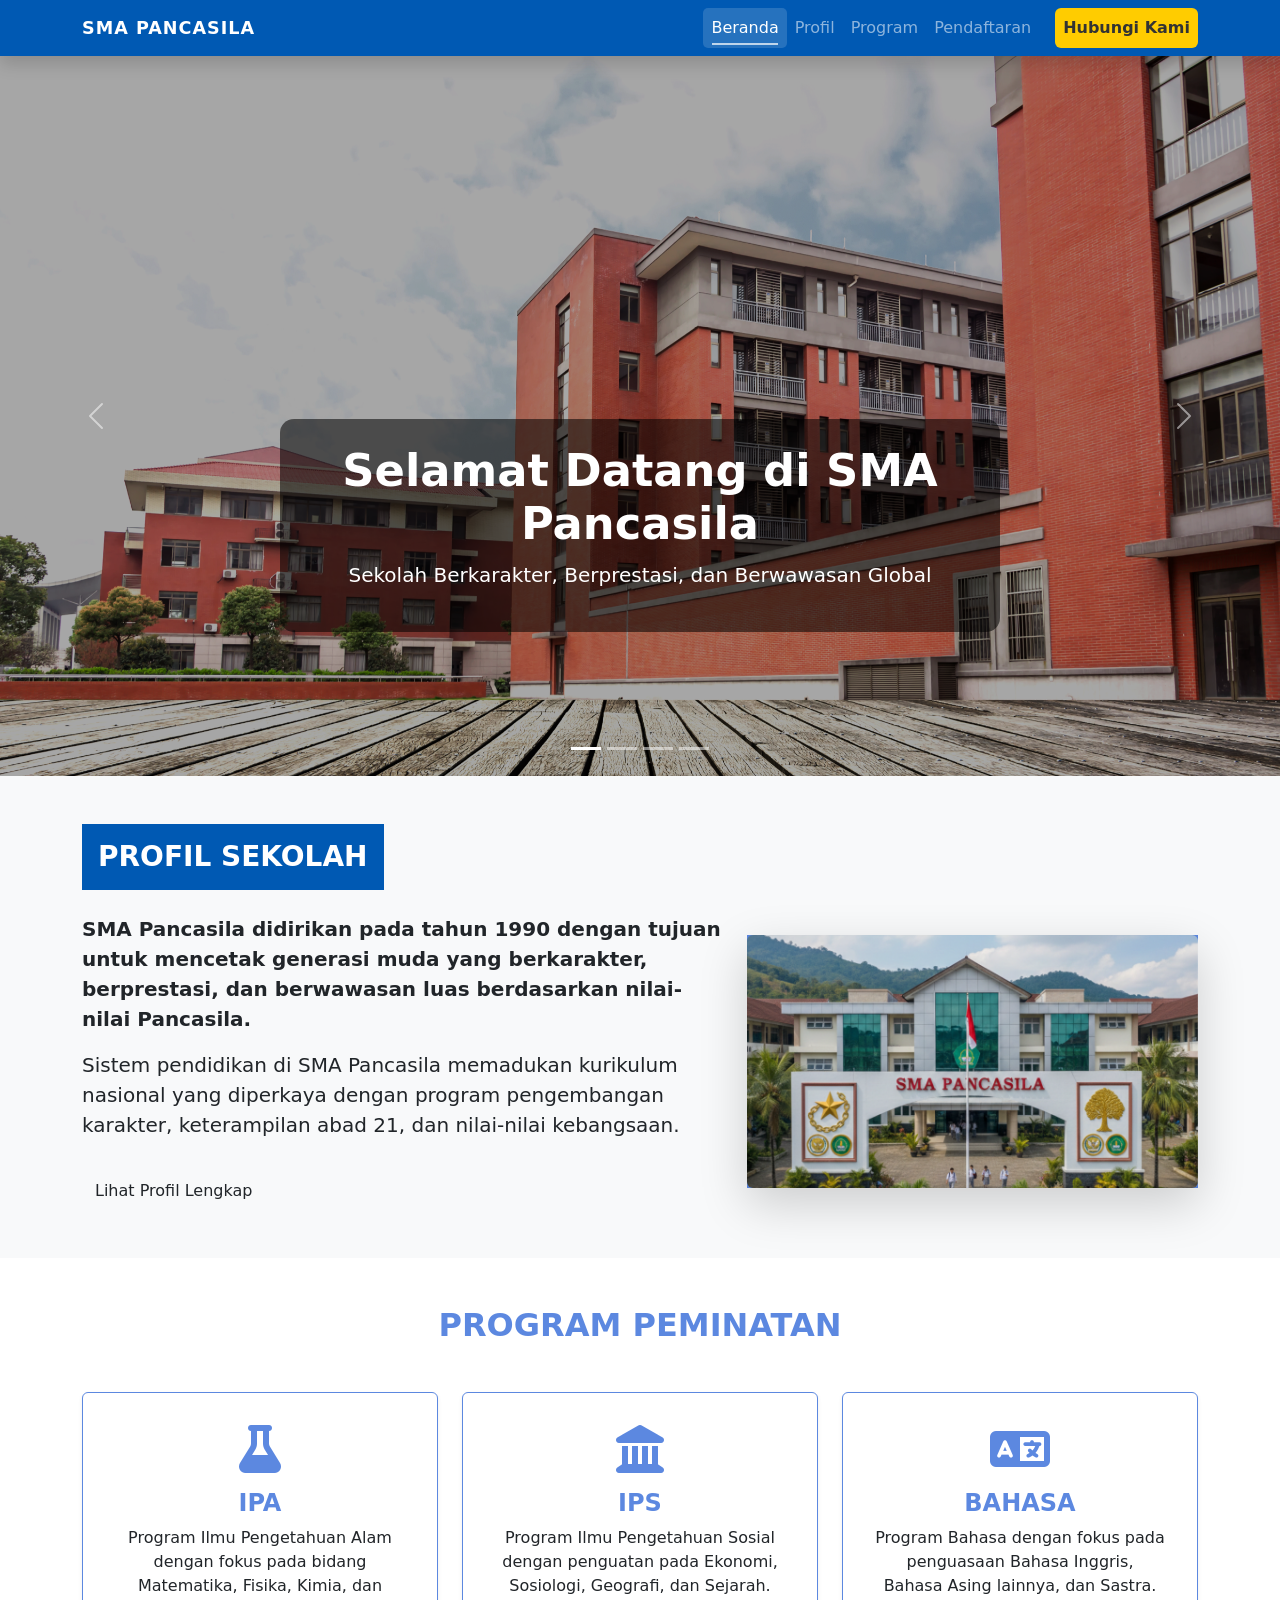
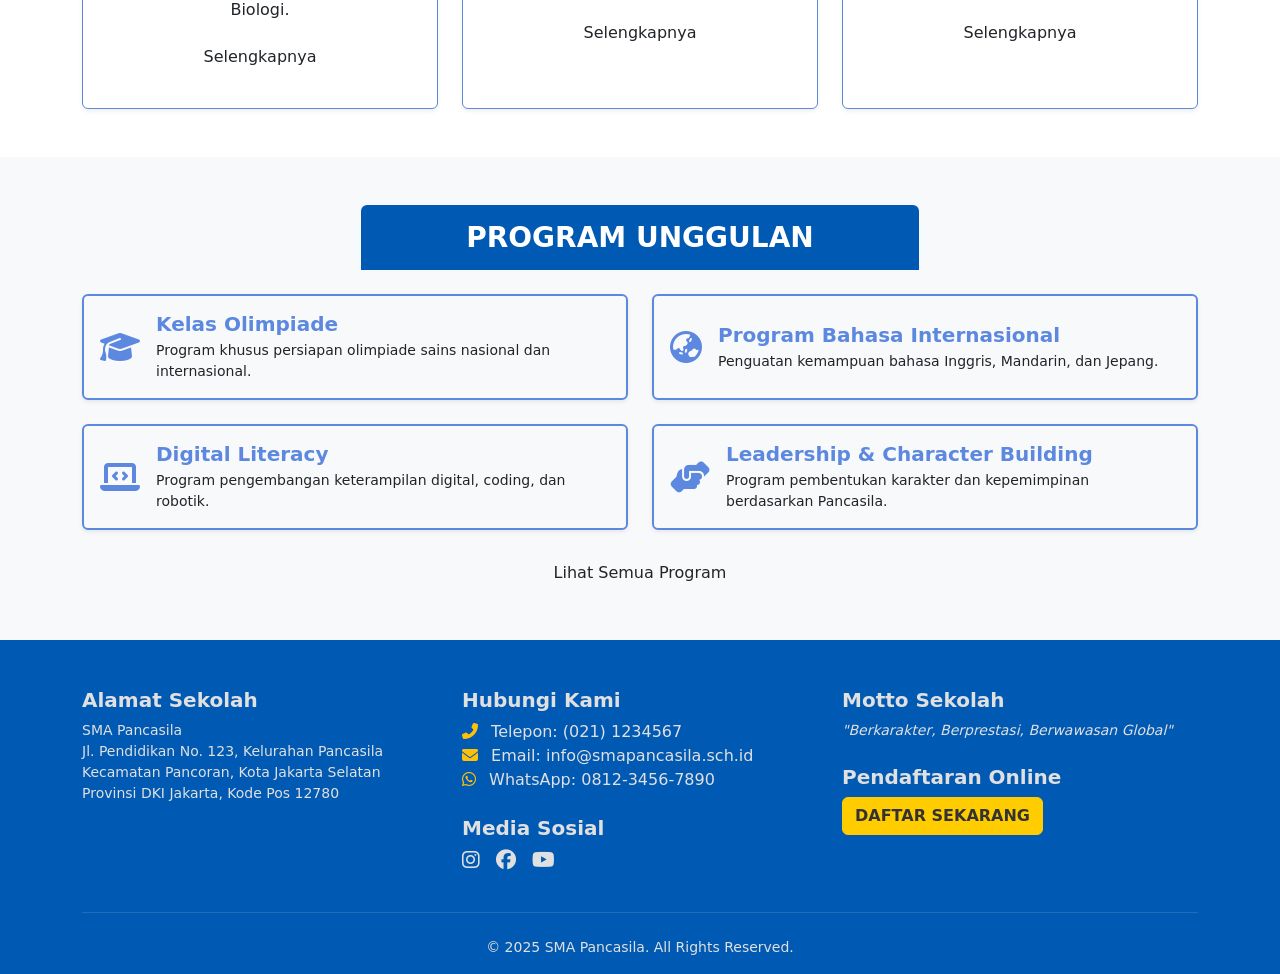
<file: index.html>
<!DOCTYPE html>
<html lang="id">
<head>
    <meta charset="UTF-8">
    <meta name="viewport" content="width=device-width, initial-scale=1.0">
    <title>SMA Pancasila - Beranda</title>
    
    <!-- Bootstrap CSS -->
    <link href="https://cdn.jsdelivr.net/npm/bootstrap@5.3.3/dist/css/bootstrap.min.css" rel="stylesheet">
    
    <!-- Font Awesome -->
    <link rel="stylesheet" href="https://cdnjs.cloudflare.com/ajax/libs/font-awesome/6.5.2/css/all.min.css">
    
    <!-- Animate.css -->
    <link rel="stylesheet" href="https://cdnjs.cloudflare.com/ajax/libs/animate.css/4.1.1/animate.min.css" />
    
    <!-- Custom CSS -->
    <link rel="stylesheet" href="style.css">
</head>
<body>
    <!-- Navigation -->
    <nav class="navbar navbar-expand-lg sticky-top navbar-dark bg-secondary-custom shadow">
        <div class="container">
            <a class="navbar-brand fw-bold" href="index.html">SMA PANCASILA</a>
            <button class="navbar-toggler" type="button" data-bs-toggle="collapse" data-bs-target="#navbarNav">
                <span class="navbar-toggler-icon"></span>
            </button>
            <div class="collapse navbar-collapse" id="navbarNav">
                <ul class="navbar-nav ms-auto"> 
                    <li class="nav-item"><a class="nav-link" href="index.html">Beranda</a></li>
                    <li class="nav-item"><a class="nav-link" href="profil.html">Profil</a></li>
                    <li class="nav-item"><a class="nav-link" href="program.html">Program</a></li>
                    <li class="nav-item"><a class="nav-link" href="pendaftaran.html">Pendaftaran</a></li>
                    <li class="nav-item">
                        <a class="nav-link btn btn-warning-custom fw-bold ms-lg-3" href="kontak.html">Hubungi Kami</a>
                    </li>
                </ul>
            </div>
        </div>
    </nav>

    <!-- Carousel Slider -->
    <div id="headerCarousel" class="carousel slide" data-bs-ride="carousel">
        <div class="carousel-indicators">
            <button type="button" data-bs-target="#headerCarousel" data-bs-slide-to="0" class="active" aria-label="Slide=1"></button>
            <button type="button" data-bs-target="#headerCarousel" data-bs-slide-to="1"></button>
            <button type="button" data-bs-target="#headerCarousel" data-bs-slide-to="2"></button>
            <button type="button" data-bs-target="#headerCarousel" data-bs-slide-to="3"></button>
        </div>
        <div class="carousel-inner">
            <div class="carousel-item active">
                <img src="images/gedung.jpg" class="d-block w-100" alt="Gedung SMA Pancasila">
                <div class="carousel-caption">
                    <h3>Selamat Datang di SMA Pancasila</h3>
                    <p>Sekolah Berkarakter, Berprestasi, dan Berwawasan Global</p>
                </div>
            </div>
            <div class="carousel-item">
                <img src="images/upacara.jpg" class="d-block w-100" alt="Kegiatan Belajar Mengajar">
                <div class="carousel-caption">
                    <h3>Proses Belajar Mengajar Berkualitas</h3>
                    <p>Dengan fasilitas modern dan guru yang berpengalaman</p>
                </div>
            </div>
            <div class="carousel-item">
                <img src="images/extra.jpg" class="d-block w-100" alt="Kegiatan Ekstrakurikuler">
                <div class="carousel-caption">
                    <h3>Pengembangan Bakat dan Minat</h3>
                    <p>Berbagai ekstrakurikuler untuk mengembangkan potensi siswa</p>
                </div>
            </div>
            <div class="carousel-item">
                <img src="images/anak-sma.jpg" class="d-block w-100" alt="Prestasi Sekolah">
                <div class="carousel-caption">
                    <h3>Raih Prestasi Bersama Kami</h3>
                    <p>Bersama SMA Pancasila, wujudkan impian dan cita-citamu</p>
                </div>
            </div>
        </div>
        <button class="carousel-control-prev" type="button" data-bs-target="#headerCarousel" data-bs-slide="prev">
            <span class="carousel-control-prev-icon"></span>
            <span class="visually-hidden">Previous</span>
        </button>
        <button class="carousel-control-next" type="button" data-bs-target="#headerCarousel" data-bs-slide="next">
            <span class="carousel-control-next-icon"></span>
            <span class="visually-hidden">Next</span>
        </button>
    </div>

    <!-- Main Content -->
    <main>
        <!-- Profil Sekolah Section -->
        <section id="profil" class="container-fluid py-5 bg-light">
            <div class="container">
                <div class="p-3 bg-secondary-custom text-white d-inline-block mb-4">
                    <h1 class="fw-bold fs-3 mb-0">PROFIL SEKOLAH</h1>
                </div>

                <div class="row g-4">
                    <div class="col-lg-7">
                        <p class="fw-bold lead">
                            SMA Pancasila didirikan pada tahun 1990 dengan tujuan untuk mencetak generasi muda yang berkarakter, 
                            berprestasi, dan berwawasan luas berdasarkan nilai-nilai Pancasila.
                        </p>
                        <p class="lead">
                            Sistem pendidikan di SMA Pancasila memadukan kurikulum nasional yang diperkaya dengan program 
                            pengembangan karakter, keterampilan abad 21, dan nilai-nilai kebangsaan.
                        </p>
                        <a href="profil.html" class="btn btn-primary-custom mt-3">Lihat Profil Lengkap</a>
                    </div>

                    <div class="col-lg-5 d-flex justify-content-center align-items-center">
                        <div style="background-color: var(--color-primary)">
                            <img src="images/BG_PROFIL.png" 
                                 class="img-fluid shadow-lg rounded" 
                                 alt="Gedung SMA Pancasila">
                        </div>
                    </div>
                </div>
            </div>
        </section>

        <!-- Program Peminatan Section -->
        <section class="container py-5">
            <h2 class="text-center mb-5 text-primary-custom fw-bold">PROGRAM PEMINATAN</h2>

            <div class="row g-4">
                <div class="col-md-4">
                    <div class="card h-100 shadow-sm p-3 card-hover-effect border-primary-custom">
                        <div class="card-body text-center">
                            <i class="fas fa-flask fa-3x text-primary-custom mb-3"></i>
                            <h4 class="card-title text-primary-custom fw-bold">IPA</h4>
                            <p class="card-text">
                                Program Ilmu Pengetahuan Alam dengan fokus pada bidang Matematika, Fisika, Kimia, dan Biologi.
                            </p>
                            <a href="program.html#ipa" class="btn btn-outline-primary-custom">Selengkapnya</a>
                        </div>
                    </div>
                </div>

                <div class="col-md-4">
                    <div class="card h-100 shadow-sm p-3 card-hover-effect border-primary-custom">
                        <div class="card-body text-center">
                            <i class="fas fa-landmark fa-3x text-primary-custom mb-3"></i>
                            <h4 class="card-title text-primary-custom fw-bold">IPS</h4>
                            <p class="card-text">
                                Program Ilmu Pengetahuan Sosial dengan penguatan pada Ekonomi, Sosiologi, Geografi, dan Sejarah.
                            </p>
                            <a href="program.html#ips" class="btn btn-outline-primary-custom">Selengkapnya</a>
                        </div>
                    </div>
                </div>

                <div class="col-md-4">
                    <div class="card h-100 shadow-sm p-3 card-hover-effect border-primary-custom">
                        <div class="card-body text-center">
                            <i class="fas fa-language fa-3x text-primary-custom mb-3"></i>
                            <h4 class="card-title text-primary-custom fw-bold">BAHASA</h4>
                            <p class="card-text">
                                Program Bahasa dengan fokus pada penguasaan Bahasa Inggris, Bahasa Asing lainnya, dan Sastra.
                            </p>
                            <a href="program.html#bahasa" class="btn btn-outline-primary-custom">Selengkapnya</a>
                        </div>
                    </div>
                </div>
            </div>
        </section>

        <!-- Program Unggulan Section -->
        <section id="unggulan" class="py-5 bg-light">
            <div class="container">
                <div class="p-3 bg-secondary-custom text-white d-inline-block mb-4 rounded-top mx-auto d-block w-50 text-center">
                    <h2 class="fw-bold fs-3 mb-0">PROGRAM UNGGULAN</h2>
                </div>
                
                <div class="row g-4 justify-content-center"> 
                    <div class="col-md-6">
                        <div class="p-3 border border-2 border-primary-custom rounded shadow-sm d-flex align-items-center gap-3 card-hover-effect h-100">
                            <i class="fas fa-graduation-cap fa-2x text-primary-custom"></i>
                            <div>
                                <h5 class="mb-1 text-primary-custom fw-bold">Kelas Olimpiade</h5> 
                                <p class="mb-0 small">Program khusus persiapan olimpiade sains nasional dan internasional.</p>
                            </div>
                        </div>
                    </div>
                    
                    <div class="col-md-6">
                        <div class="p-3 border border-2 border-primary-custom rounded shadow-sm d-flex align-items-center gap-3 card-hover-effect h-100">
                            <i class="fas fa-globe-asia fa-2x text-primary-custom"></i>
                            <div>
                                <h5 class="mb-1 text-primary-custom fw-bold">Program Bahasa Internasional</h5>
                                <p class="mb-0 small">Penguatan kemampuan bahasa Inggris, Mandarin, dan Jepang.</p>
                            </div>
                        </div>
                    </div>

                    <div class="col-md-6">
                        <div class="p-3 border border-2 border-primary-custom rounded shadow-sm d-flex align-items-center gap-3 card-hover-effect h-100">
                            <i class="fas fa-laptop-code fa-2x text-primary-custom"></i>
                            <div>
                                <h5 class="mb-1 text-primary-custom fw-bold">Digital Literacy</h5>
                                <p class="mb-0 small">Program pengembangan keterampilan digital, coding, dan robotik.</p>
                            </div>
                        </div>
                    </div>
                    
                    <div class="col-md-6">
                        <div class="p-3 border border-2 border-primary-custom rounded shadow-sm d-flex align-items-center gap-3 card-hover-effect h-100">
                            <i class="fas fa-hands-helping fa-2x text-primary-custom"></i>
                            <div>
                                <h5 class="mb-1 text-primary-custom fw-bold">Leadership & Character Building</h5>
                                <p class="mb-0 small">Program pembentukan karakter dan kepemimpinan berdasarkan Pancasila.</p>
                            </div>
                        </div>
                    </div>
                </div> 
                <div class="text-center mt-4">
                    <a href="program.html" class="btn btn-primary-custom">Lihat Semua Program</a>
                </div>
            </div>
        </section>
    </main>

<!-- Footer -->
<footer id="kontak" class="pt-5 pb-3">
    <div class="container">
        <div class="row">
            <div class="col-lg-4 mb-4">
                <h5 class="fw-bold">Alamat Sekolah</h5>
                <address class="small">
                    SMA Pancasila<br>
                    Jl. Pendidikan No. 123, Kelurahan Pancasila<br>
                    Kecamatan Pancoran, Kota Jakarta Selatan<br>
                    Provinsi DKI Jakarta, Kode Pos 12780
                </address>
            </div>
            
            <div class="col-lg-4 mb-4">
                <h5 class="fw-bold">Hubungi Kami</h5>
                <ul class="list-unstyled">
                    <li><i class="fas fa-phone-alt me-2 text-warning"></i> Telepon: (021) 1234567</li>
                    <li><i class="fas fa-envelope me-2 text-warning"></i> Email: info@smapancasila.sch.id</li>
                    <li><i class="fab fa-whatsapp me-2 text-warning"></i> WhatsApp: 0812-3456-7890</li>
                </ul>
                
                <h5 class="fw-bold mt-4">Media Sosial</h5>
                <div class="d-flex gap-3">
                    <a href="#"><i class="fab fa-instagram fa-lg"></i></a>
                    <a href="#"><i class="fab fa-facebook fa-lg"></i></a>
                    <a href="#"><i class="fab fa-youtube fa-lg"></i></a>
                </div>
            </div>

            <div class="col-lg-4 mb-4">
                <h5 class="fw-bold">Motto Sekolah</h5>
                <p class="small fst-italic">
                    "Berkarakter, Berprestasi, Berwawasan Global"
                </p>
                
                <h5 class="fw-bold mt-4">Pendaftaran Online</h5>
                <a href="pendaftaran.html" class="btn btn-warning-custom fw-bold">
                    DAFTAR SEKARANG
                </a>
            </div>
        </div>
        
        <hr class="text-white-50">
        
        <div class="text-center small pt-2">
            &copy; <span id="currentYear">2025</span> SMA Pancasila. All Rights Reserved.
        </div>
    </div>
</footer>


    <!-- Bootstrap JS -->
    <script src="https://cdn.jsdelivr.net/npm/bootstrap@5.3.3/dist/js/bootstrap.bundle.min.js"></script>
    
    <!-- Custom JavaScript -->
    <script src="script.js"></script>
</body>
</html>
</file>
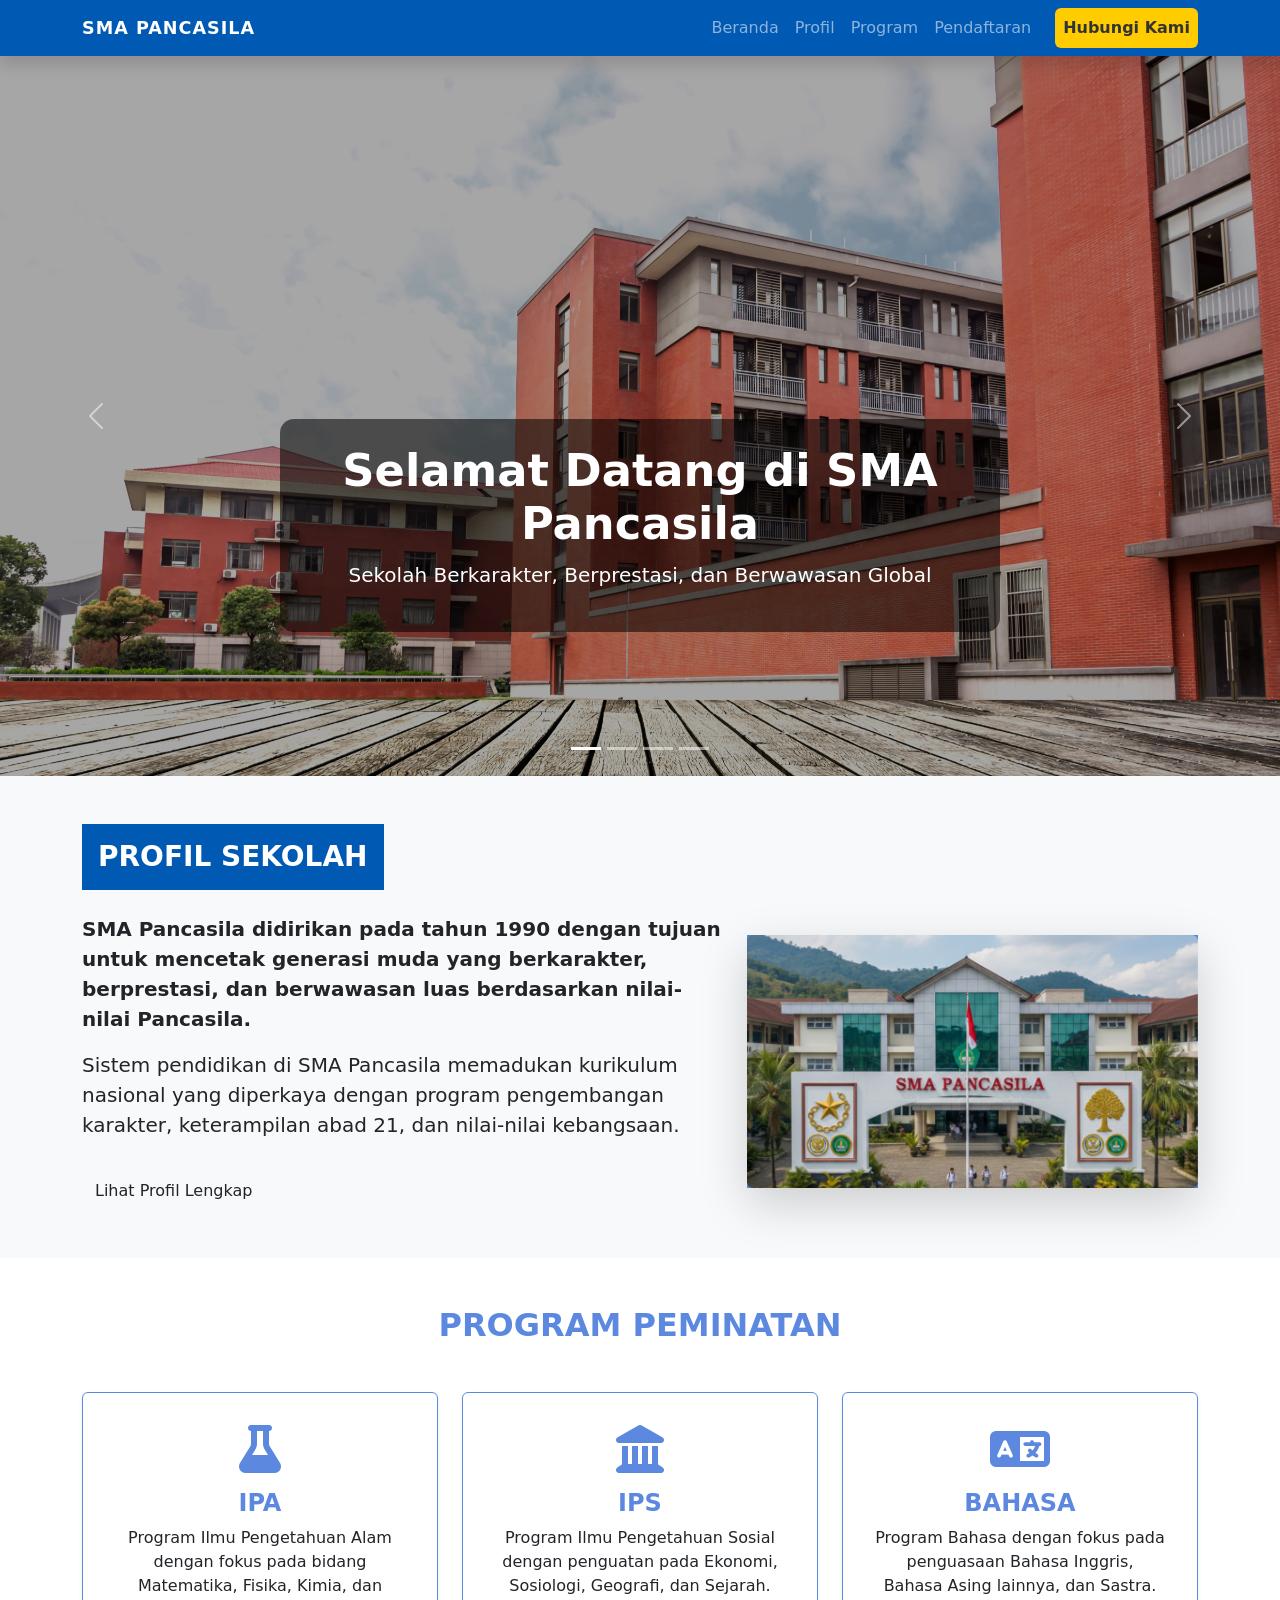
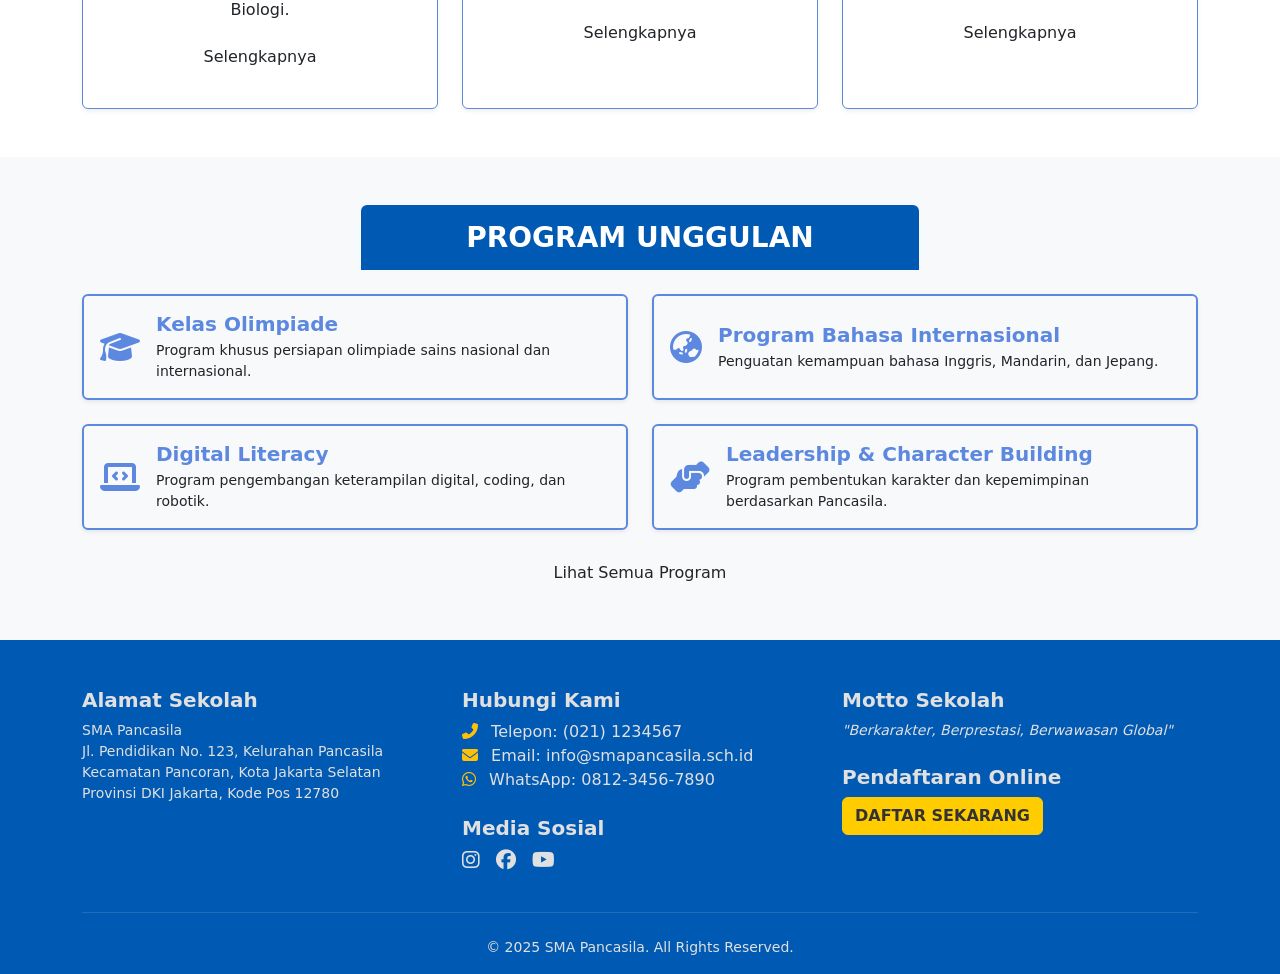
<file: Index.html>
<!DOCTYPE html>
<html lang="id">
<head>
    <meta charset="UTF-8">
    <meta name="viewport" content="width=device-width, initial-scale=1.0">
    <title>SMA Pancasila - Beranda</title>
    
    <!-- Bootstrap CSS -->
    <link href="https://cdn.jsdelivr.net/npm/bootstrap@5.3.3/dist/css/bootstrap.min.css" rel="stylesheet">
    
    <!-- Font Awesome -->
    <link rel="stylesheet" href="https://cdnjs.cloudflare.com/ajax/libs/font-awesome/6.5.2/css/all.min.css">
    
    <!-- Animate.css -->
    <link rel="stylesheet" href="https://cdnjs.cloudflare.com/ajax/libs/animate.css/4.1.1/animate.min.css" />
    
    <!-- Custom CSS -->
    <link rel="stylesheet" href="style.css">
</head>
<body>
    <!-- Navigation -->
    <nav class="navbar navbar-expand-lg sticky-top navbar-dark bg-secondary-custom shadow">
        <div class="container">
            <a class="navbar-brand fw-bold" href="index.html">SMA PANCASILA</a>
            <button class="navbar-toggler" type="button" data-bs-toggle="collapse" data-bs-target="#navbarNav">
                <span class="navbar-toggler-icon"></span>
            </button>
            <div class="collapse navbar-collapse" id="navbarNav">
                <ul class="navbar-nav ms-auto"> 
                    <li class="nav-item"><a class="nav-link" href="index.html">Beranda</a></li>
                    <li class="nav-item"><a class="nav-link" href="profil.html">Profil</a></li>
                    <li class="nav-item"><a class="nav-link" href="program.html">Program</a></li>
                    <li class="nav-item"><a class="nav-link" href="pendaftaran.html">Pendaftaran</a></li>
                    <li class="nav-item">
                        <a class="nav-link btn btn-warning-custom fw-bold ms-lg-3" href="kontak.html">Hubungi Kami</a>
                    </li>
                </ul>
            </div>
        </div>
    </nav>

    <!-- Carousel Slider -->
    <div id="headerCarousel" class="carousel slide" data-bs-ride="carousel">
        <div class="carousel-indicators">
            <button type="button" data-bs-target="#headerCarousel" data-bs-slide-to="0" class="active"></button>
            <button type="button" data-bs-target="#headerCarousel" data-bs-slide-to="1"></button>
            <button type="button" data-bs-target="#headerCarousel" data-bs-slide-to="2"></button>
            <buttonz type="button" data-bs-target="#headerCarousel" data-bs-slide-to="3"></button>
        </div>
        <div class="carousel-inner">
            <div class="carousel-item active">
                <img src="images/gedung.jpg" class="d-block w-90" alt="Gedung SMA Pancasila">
                <div class="carousel-caption d-none d-md-block">
                    <h3>Selamat Datang di SMA Pancasila</h3>
                    <p>Sekolah Berkarakter, Berprestasi, dan Berwawasan Global</p>
                </div>
            </div>
            <div class="carousel-item">
                <img src="images/upacara.jpg" class="d-block w-100" alt="Kegiatan Belajar Mengajar">
                <div class="carousel-caption d-none d-md-block">
                    <h3>Proses Belajar Mengajar Berkualitas</h3>
                    <p>Dengan fasilitas modern dan guru yang berpengalaman</p>
                </div>
            </div>
            <div class="carousel-item">
                <img src="images/extra.jpg" class="d-block w-100" alt="Kegiatan Ekstrakurikuler">
                <div class="carousel-caption d-none d-md-block">
                    <h3>Pengembangan Bakat dan Minat</h3>
                    <p>Berbagai ekstrakurikuler untuk mengembangkan potensi siswa</p>
                </div>
            </div>
            <div class="carousel-item">
                <img src="images/anak sma.jpg" class="d-block w-100" alt="Prestasi Sekolah">
                <div class="carousel-caption d-none d-md-block">
                    <h3>Raih Prestasi Bersama Kami</h3>
                    <p>Bersama SMA Pancasila, wujudkan impian dan cita-citamu</p>
                </div>
            </div>
        </div>
        <button class="carousel-control-prev" type="button" data-bs-target="#headerCarousel" data-bs-slide="prev">
            <span class="carousel-control-prev-icon"></span>
            <span class="visually-hidden">Previous</span>
        </button>
        <button class="carousel-control-next" type="button" data-bs-target="#headerCarousel" data-bs-slide="next">
            <span class="carousel-control-next-icon"></span>
            <span class="visually-hidden">Next</span>
        </button>
    </div>

    <!-- Main Content -->
    <main>
        <!-- Profil Sekolah Section -->
        <section id="profil" class="container-fluid py-5 bg-light">
            <div class="container">
                <div class="p-3 bg-secondary-custom text-white d-inline-block mb-4">
                    <h1 class="fw-bold fs-3 mb-0">PROFIL SEKOLAH</h1>
                </div>

                <div class="row g-4">
                    <div class="col-lg-7">
                        <p class="fw-bold lead">
                            SMA Pancasila didirikan pada tahun 1990 dengan tujuan untuk mencetak generasi muda yang berkarakter, 
                            berprestasi, dan berwawasan luas berdasarkan nilai-nilai Pancasila.
                        </p>
                        <p class="lead">
                            Sistem pendidikan di SMA Pancasila memadukan kurikulum nasional yang diperkaya dengan program 
                            pengembangan karakter, keterampilan abad 21, dan nilai-nilai kebangsaan.
                        </p>
                        <a href="profil.html" class="btn btn-primary-custom mt-3">Lihat Profil Lengkap</a>
                    </div>

                    <div class="col-lg-5 d-flex justify-content-center align-items-center">
                        <div style="background-color: var(--color-primary)">
                            <img src="images/BG_PROFIL.png" 
                                 class="img-fluid shadow-lg rounded" 
                                 alt="Gedung SMA Pancasila">
                        </div>
                    </div>
                </div>
            </div>
        </section>

        <!-- Program Peminatan Section -->
        <section class="container py-5">
            <h2 class="text-center mb-5 text-primary-custom fw-bold">PROGRAM PEMINATAN</h2>

            <div class="row g-4">
                <div class="col-md-4">
                    <div class="card h-100 shadow-sm p-3 card-hover-effect border-primary-custom">
                        <div class="card-body text-center">
                            <i class="fas fa-flask fa-3x text-primary-custom mb-3"></i>
                            <h4 class="card-title text-primary-custom fw-bold">IPA</h4>
                            <p class="card-text">
                                Program Ilmu Pengetahuan Alam dengan fokus pada bidang Matematika, Fisika, Kimia, dan Biologi.
                            </p>
                            <a href="program.html#ipa" class="btn btn-outline-primary-custom">Selengkapnya</a>
                        </div>
                    </div>
                </div>

                <div class="col-md-4">
                    <div class="card h-100 shadow-sm p-3 card-hover-effect border-primary-custom">
                        <div class="card-body text-center">
                            <i class="fas fa-landmark fa-3x text-primary-custom mb-3"></i>
                            <h4 class="card-title text-primary-custom fw-bold">IPS</h4>
                            <p class="card-text">
                                Program Ilmu Pengetahuan Sosial dengan penguatan pada Ekonomi, Sosiologi, Geografi, dan Sejarah.
                            </p>
                            <a href="program.html#ips" class="btn btn-outline-primary-custom">Selengkapnya</a>
                        </div>
                    </div>
                </div>

                <div class="col-md-4">
                    <div class="card h-100 shadow-sm p-3 card-hover-effect border-primary-custom">
                        <div class="card-body text-center">
                            <i class="fas fa-language fa-3x text-primary-custom mb-3"></i>
                            <h4 class="card-title text-primary-custom fw-bold">BAHASA</h4>
                            <p class="card-text">
                                Program Bahasa dengan fokus pada penguasaan Bahasa Inggris, Bahasa Asing lainnya, dan Sastra.
                            </p>
                            <a href="program.html#bahasa" class="btn btn-outline-primary-custom">Selengkapnya</a>
                        </div>
                    </div>
                </div>
            </div>
        </section>

        <!-- Program Unggulan Section -->
        <section id="unggulan" class="py-5 bg-light">
            <div class="container">
                <div class="p-3 bg-secondary-custom text-white d-inline-block mb-4 rounded-top mx-auto d-block w-50 text-center">
                    <h2 class="fw-bold fs-3 mb-0">PROGRAM UNGGULAN</h2>
                </div>
                
                <div class="row g-4 justify-content-center"> 
                    <div class="col-md-6">
                        <div class="p-3 border border-2 border-primary-custom rounded shadow-sm d-flex align-items-center gap-3 card-hover-effect h-100">
                            <i class="fas fa-graduation-cap fa-2x text-primary-custom"></i>
                            <div>
                                <h5 class="mb-1 text-primary-custom fw-bold">Kelas Olimpiade</h5> 
                                <p class="mb-0 small">Program khusus persiapan olimpiade sains nasional dan internasional.</p>
                            </div>
                        </div>
                    </div>
                    
                    <div class="col-md-6">
                        <div class="p-3 border border-2 border-primary-custom rounded shadow-sm d-flex align-items-center gap-3 card-hover-effect h-100">
                            <i class="fas fa-globe-asia fa-2x text-primary-custom"></i>
                            <div>
                                <h5 class="mb-1 text-primary-custom fw-bold">Program Bahasa Internasional</h5>
                                <p class="mb-0 small">Penguatan kemampuan bahasa Inggris, Mandarin, dan Jepang.</p>
                            </div>
                        </div>
                    </div>

                    <div class="col-md-6">
                        <div class="p-3 border border-2 border-primary-custom rounded shadow-sm d-flex align-items-center gap-3 card-hover-effect h-100">
                            <i class="fas fa-laptop-code fa-2x text-primary-custom"></i>
                            <div>
                                <h5 class="mb-1 text-primary-custom fw-bold">Digital Literacy</h5>
                                <p class="mb-0 small">Program pengembangan keterampilan digital, coding, dan robotik.</p>
                            </div>
                        </div>
                    </div>
                    
                    <div class="col-md-6">
                        <div class="p-3 border border-2 border-primary-custom rounded shadow-sm d-flex align-items-center gap-3 card-hover-effect h-100">
                            <i class="fas fa-hands-helping fa-2x text-primary-custom"></i>
                            <div>
                                <h5 class="mb-1 text-primary-custom fw-bold">Leadership & Character Building</h5>
                                <p class="mb-0 small">Program pembentukan karakter dan kepemimpinan berdasarkan Pancasila.</p>
                            </div>
                        </div>
                    </div>
                </div> 
                <div class="text-center mt-4">
                    <a href="program.html" class="btn btn-primary-custom">Lihat Semua Program</a>
                </div>
            </div>
        </section>
    </main>

<!-- Footer -->
<footer id="kontak" class="pt-5 pb-3">
    <div class="container">
        <div class="row">
            <div class="col-lg-4 mb-4">
                <h5 class="fw-bold">Alamat Sekolah</h5>
                <address class="small">
                    SMA Pancasila<br>
                    Jl. Pendidikan No. 123, Kelurahan Pancasila<br>
                    Kecamatan Pancoran, Kota Jakarta Selatan<br>
                    Provinsi DKI Jakarta, Kode Pos 12780
                </address>
            </div>
            
            <div class="col-lg-4 mb-4">
                <h5 class="fw-bold">Hubungi Kami</h5>
                <ul class="list-unstyled">
                    <li><i class="fas fa-phone-alt me-2 text-warning"></i> Telepon: (021) 1234567</li>
                    <li><i class="fas fa-envelope me-2 text-warning"></i> Email: info@smapancasila.sch.id</li>
                    <li><i class="fab fa-whatsapp me-2 text-warning"></i> WhatsApp: 0812-3456-7890</li>
                </ul>
                
                <h5 class="fw-bold mt-4">Media Sosial</h5>
                <div class="d-flex gap-3">
                    <a href="#"><i class="fab fa-instagram fa-lg"></i></a>
                    <a href="#"><i class="fab fa-facebook fa-lg"></i></a>
                    <a href="#"><i class="fab fa-youtube fa-lg"></i></a>
                </div>
            </div>

            <div class="col-lg-4 mb-4">
                <h5 class="fw-bold">Motto Sekolah</h5>
                <p class="small fst-italic">
                    "Berkarakter, Berprestasi, Berwawasan Global"
                </p>
                
                <h5 class="fw-bold mt-4">Pendaftaran Online</h5>
                <a href="pendaftaran.html" class="btn btn-warning-custom fw-bold">
                    DAFTAR SEKARANG
                </a>
            </div>
        </div>
        
        <hr class="text-white-50">
        
        <div class="text-center small pt-2">
            &copy; <span id="currentYear">2025</span> SMA Pancasila. All Rights Reserved.
        </div>
    </div>
</footer>


    <!-- Bootstrap JS -->
    <script src="https://cdn.jsdelivr.net/npm/bootstrap@5.3.3/dist/js/bootstrap.bundle.min.js"></script>
    
    <!-- Custom JavaScript -->
    <script src="script.js"></script>
</body>
</html>
</file>
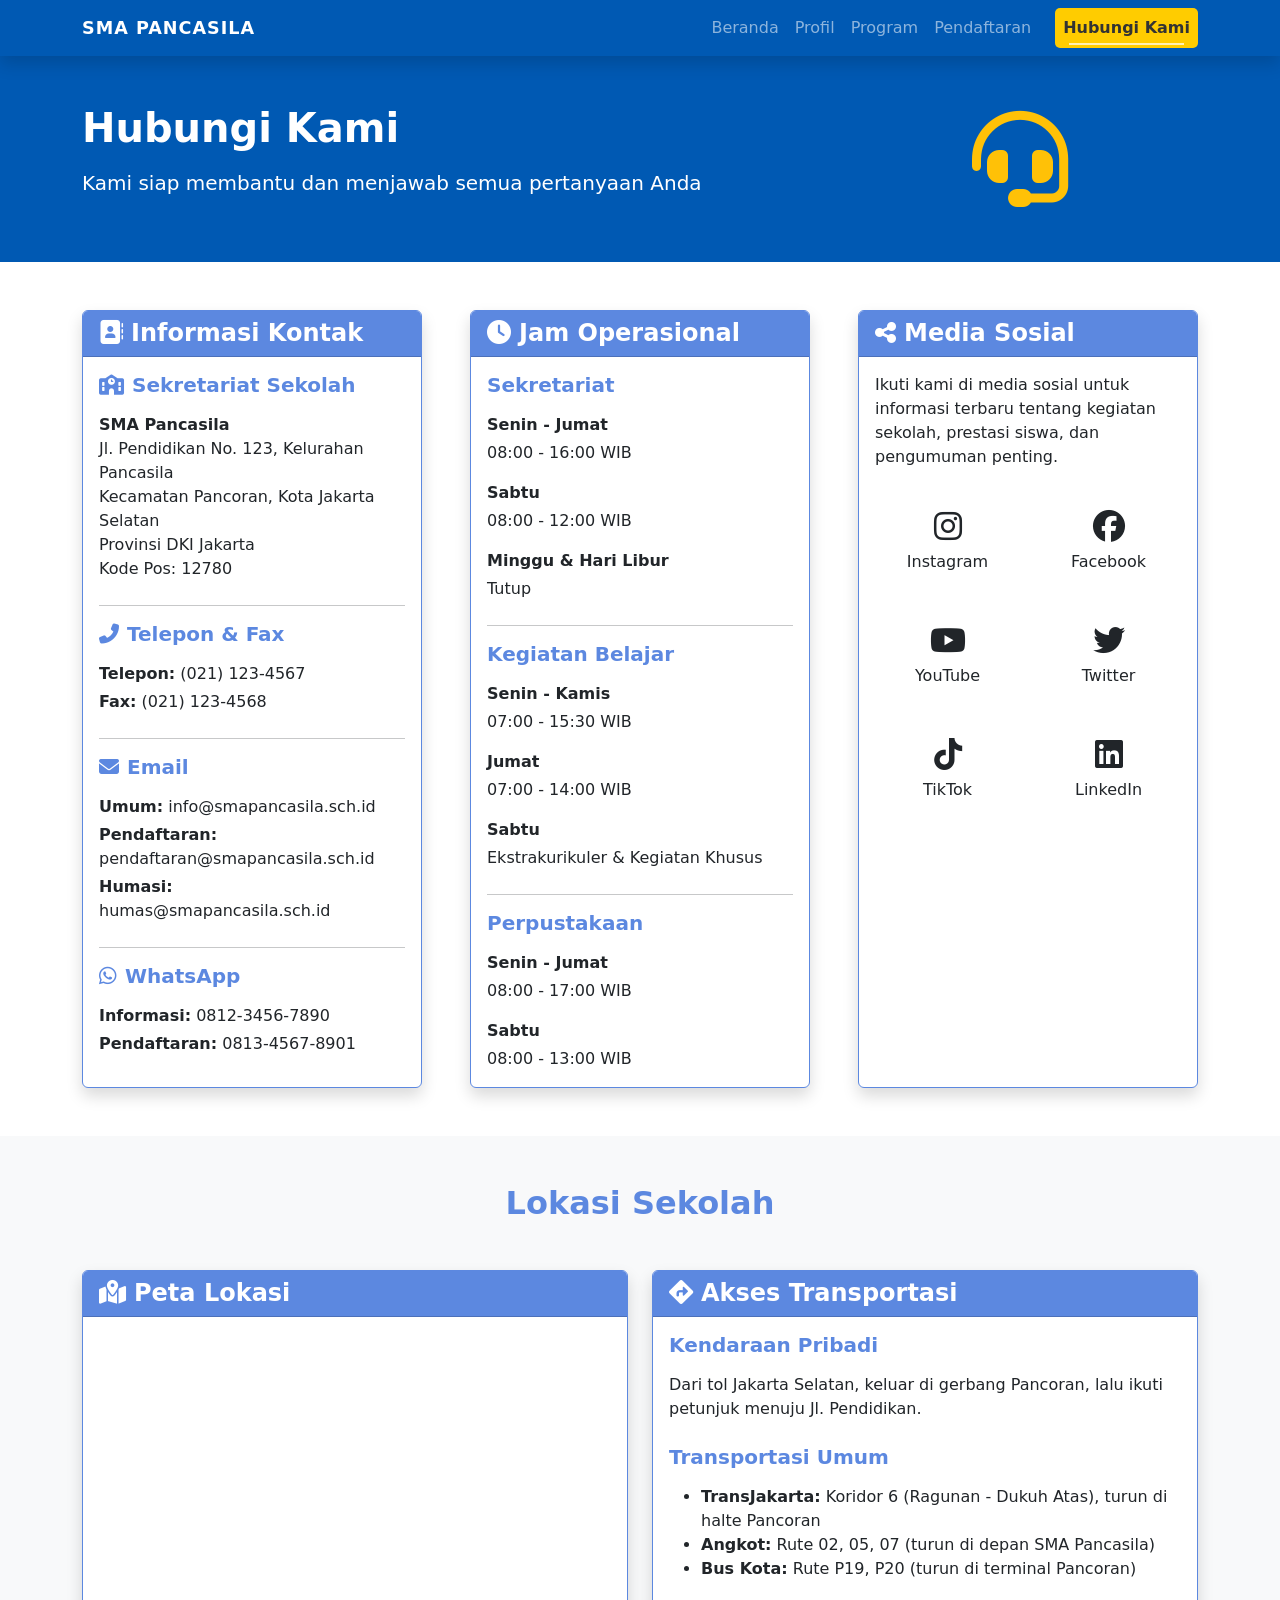
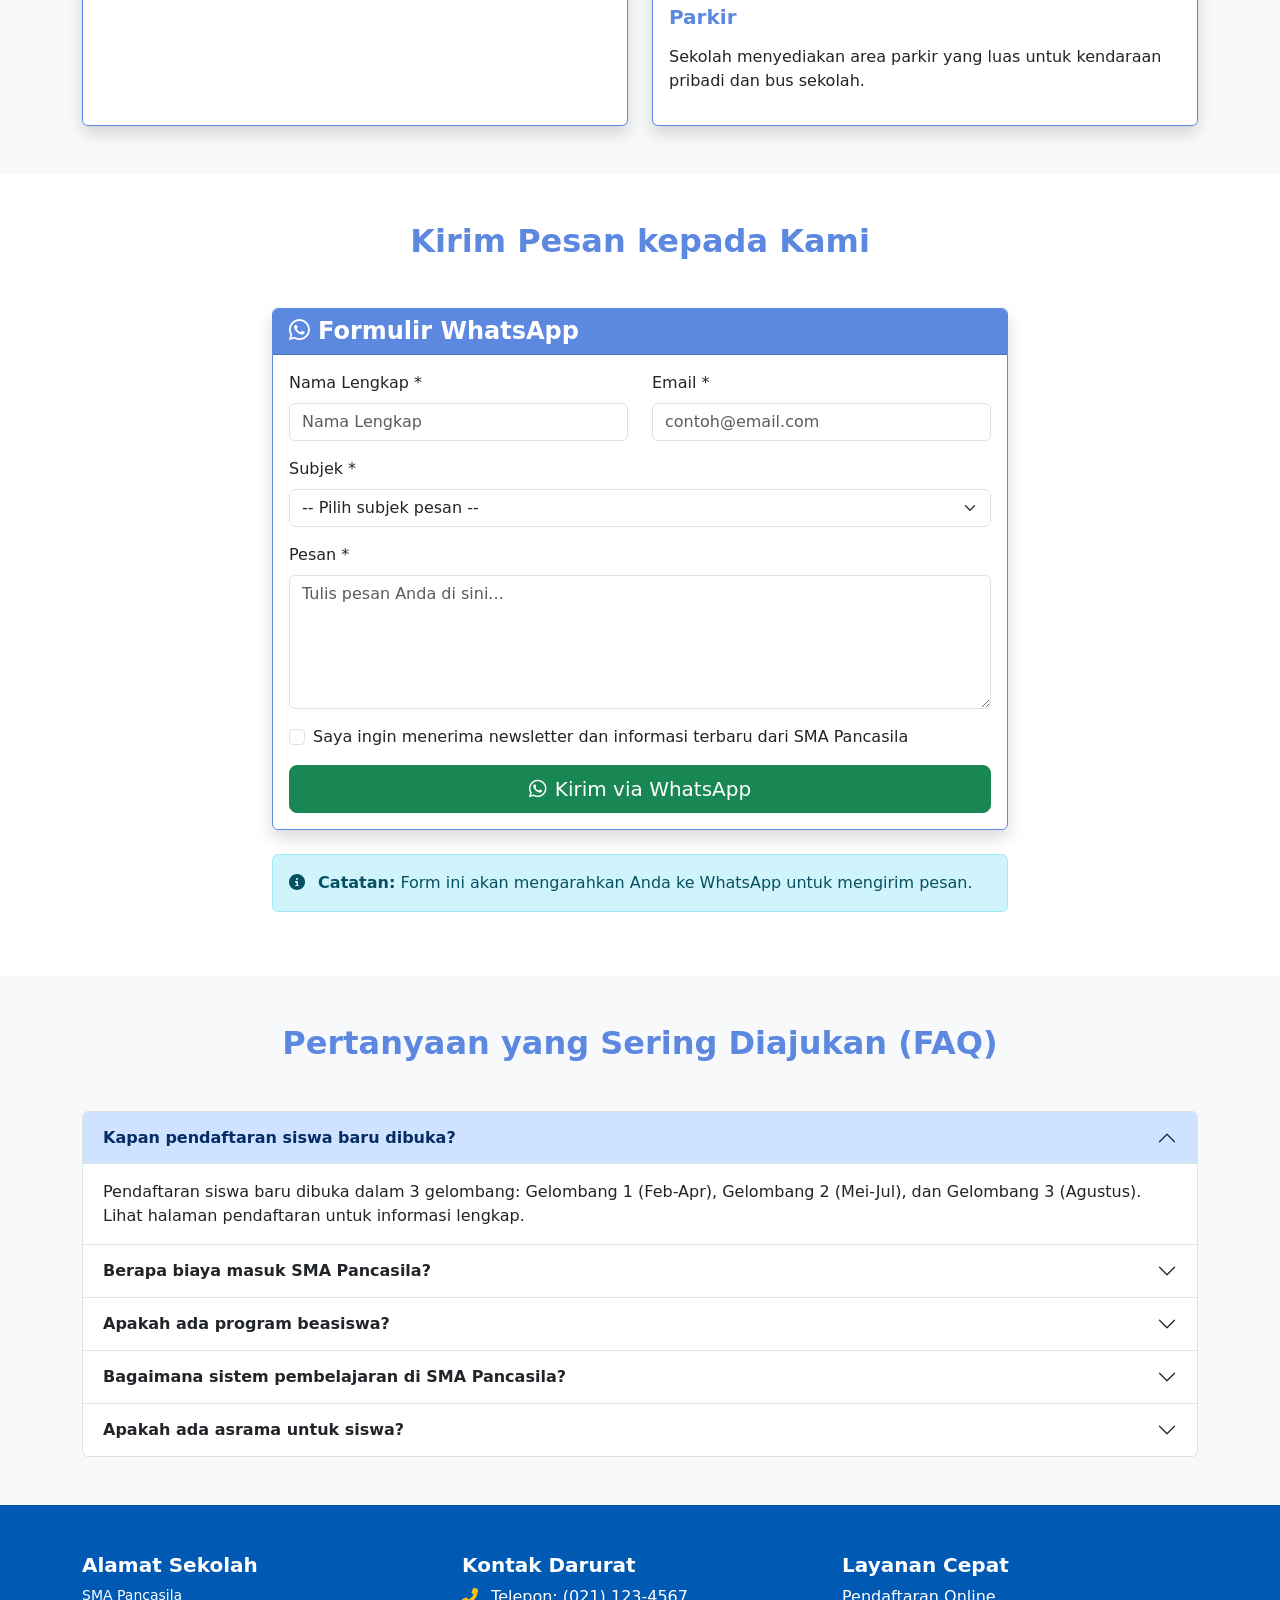
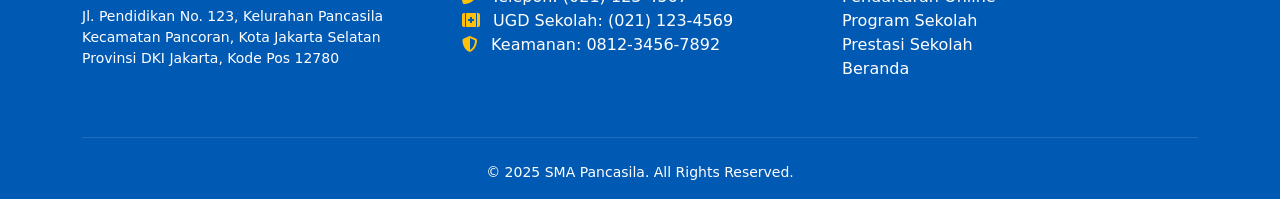
<file: kontak.html>
<!DOCTYPE html>
<html lang="id">
<head>
    <meta charset="UTF-8">
    <meta name="viewport" content="width=device-width, initial-scale=1.0">
    <title>SMA Pancasila - Kontak & Lokasi</title>
    
    <!-- Bootstrap CSS -->
    <link href="https://cdn.jsdelivr.net/npm/bootstrap@5.3.3/dist/css/bootstrap.min.css" rel="stylesheet">
    
    <!-- Font Awesome -->
    <link rel="stylesheet" href="https://cdnjs.cloudflare.com/ajax/libs/font-awesome/6.5.2/css/all.min.css">
    
    <!-- Animate.css -->
    <link rel="stylesheet" href="https://cdnjs.cloudflare.com/ajax/libs/animate.css/4.1.1/animate.min.css" />
    
    <!-- Custom CSS -->
    <link rel="stylesheet" href="style.css">
</head>
<body>
    <!-- Navigation -->
    <nav class="navbar navbar-expand-lg sticky-top navbar-dark bg-secondary-custom shadow">
        <div class="container">
            <a class="navbar-brand fw-bold" href="index.html">SMA PANCASILA</a>
            <button class="navbar-toggler" type="button" data-bs-toggle="collapse" data-bs-target="#navbarNav">
                <span class="navbar-toggler-icon"></span>
            </button>
            <div class="collapse navbar-collapse" id="navbarNav">
                <ul class="navbar-nav ms-auto"> 
                    <li class="nav-item"><a class="nav-link" href="index.html">Beranda</a></li>
                    <li class="nav-item"><a class="nav-link" href="profil.html">Profil</a></li>
                    <li class="nav-item"><a class="nav-link" href="program.html">Program</a></li>
                    <li class="nav-item"><a class="nav-link" href="pendaftaran.html">Pendaftaran</a></li>
                    <li class="nav-item">
                        <a class="nav-link btn btn-warning-custom fw-bold ms-lg-3" href="kontak.html">Hubungi Kami</a>
                    </li>
                </ul>
            </div>
        </div>
    </nav>


    <!-- Main Content -->
    <main>
        <!-- Hero Section -->
        <section class="bg-primary-custom text-white py-5">
            <div class="container">
                <div class="row align-items-center">
                    <div class="col-lg-8">
                        <h1 class="display- fw-bold mb-3">Hubungi Kami</h1>
                        <p class="lead">Kami siap membantu dan menjawab semua pertanyaan Anda</p>
                    </div>
                    <div class="col-lg-4 text-center">
                        <i class="fa-solid fa-headset fa-6x text-warning"></i>
                    </div>
                </div>
            </div>
        </section>

        <!-- Kontak Information -->
        <section class="container py-5">
            <div class="row g-5">
                <!-- Informasi Kontak -->
                <div class="col-lg-4">
                    <div class="card border-primary-custom shadow h-100">
                        <div class="card-header bg-primary-custom text-white">
                            <h4 class="fw-bold mb-0"><i class="fas fa-address-book me-2"></i>Informasi Kontak</h4>
                        </div>
                        <div class="card-body">
                            <div class="mb-4">
                                <h5 class="fw-bold text-primary-custom mb-3">
                                    <i class="fas fa-school me-2"></i>Sekretariat Sekolah
                                </h5>
                                <address class="mb-0">
                                    <strong>SMA Pancasila</strong><br>
                                    Jl. Pendidikan No. 123, Kelurahan Pancasila<br>
                                    Kecamatan Pancoran, Kota Jakarta Selatan<br>
                                    Provinsi DKI Jakarta<br>
                                    Kode Pos: 12780
                                </address>
                            </div>
                            
                            <hr>
                            
                            <div class="mb-4">
                                <h5 class="fw-bold text-primary-custom mb-3">
                                    <i class="fas fa-phone-alt me-2"></i>Telepon & Fax
                                </h5>
                                <p class="mb-1"><strong>Telepon:</strong> (021) 123-4567</p>
                                <p class="mb-0"><strong>Fax:</strong> (021) 123-4568</p>
                            </div>
                            
                            <hr>
                            
                            <div class="mb-4">
                                <h5 class="fw-bold text-primary-custom mb-3">
                                    <i class="fas fa-envelope me-2"></i>Email
                                </h5>
                                <p class="mb-1"><strong>Umum:</strong> info@smapancasila.sch.id</p>
                                <p class="mb-1"><strong>Pendaftaran:</strong> pendaftaran@smapancasila.sch.id</p>
                                <p class="mb-0"><strong>Humasi:</strong> humas@smapancasila.sch.id</p>
                            </div>
                            
                            <hr>
                            
                            <div>
                                <h5 class="fw-bold text-primary-custom mb-3">
                                    <i class="fab fa-whatsapp me-2"></i>WhatsApp
                                </h5>
                                <p class="mb-1"><strong>Informasi:</strong> 0812-3456-7890</p>
                                <p class="mb-0"><strong>Pendaftaran:</strong> 0813-4567-8901</p>
                            </div>
                        </div>
                    </div>
                </div>
                
                <!-- Jam Operasional -->
                <div class="col-lg-4">
                    <div class="card border-primary-custom shadow h-100">
                        <div class="card-header bg-primary-custom text-white">
                            <h4 class="fw-bold mb-0"><i class="fas fa-clock me-2"></i>Jam Operasional</h4>
                        </div>
                        <div class="card-body">
                            <div class="mb-4">
                                <h5 class="fw-bold text-primary-custom mb-3">Sekretariat</h5>
                                <div class="mb-3">
                                    <p class="mb-1"><strong>Senin - Jumat</strong></p>
                                    <p class="mb-0">08:00 - 16:00 WIB</p>
                                </div>
                                <div class="mb-3">
                                    <p class="mb-1"><strong>Sabtu</strong></p>
                                    <p class="mb-0">08:00 - 12:00 WIB</p>
                                </div>
                                <div>
                                    <p class="mb-1"><strong>Minggu & Hari Libur</strong></p>
                                    <p class="mb-0">Tutup</p>
                                </div>
                            </div>
                            
                            <hr>
                            
                            <div class="mb-4">
                                <h5 class="fw-bold text-primary-custom mb-3">Kegiatan Belajar</h5>
                                <div class="mb-3">
                                    <p class="mb-1"><strong>Senin - Kamis</strong></p>
                                    <p class="mb-0">07:00 - 15:30 WIB</p>
                                </div>
                                <div class="mb-3">
                                    <p class="mb-1"><strong>Jumat</strong></p>
                                    <p class="mb-0">07:00 - 14:00 WIB</p>
                                </div>
                                <div>
                                    <p class="mb-1"><strong>Sabtu</strong></p>
                                    <p class="mb-0">Ekstrakurikuler & Kegiatan Khusus</p>
                                </div>
                            </div>
                            
                            <hr>
                            
                            <div>
                                <h5 class="fw-bold text-primary-custom mb-3">Perpustakaan</h5>
                                <div class="mb-3">
                                    <p class="mb-1"><strong>Senin - Jumat</strong></p>
                                    <p class="mb-0">08:00 - 17:00 WIB</p>
                                </div>
                                <div>
                                    <p class="mb-1"><strong>Sabtu</strong></p>
                                    <p class="mb-0">08:00 - 13:00 WIB</p>
                                </div>
                            </div>
                        </div>
                    </div>
                </div>
                
                <!-- Media Sosial -->
                <div class="col-lg-4">
                    <div class="card border-primary-custom shadow h-100">
                        <div class="card-header bg-primary-custom text-white">
                            <h4 class="fw-bold mb-0"><i class="fas fa-share-alt me-2"></i>Media Sosial</h4>
                        </div>
                        <div class="card-body">
                            <p class="mb-4">Ikuti kami di media sosial untuk informasi terbaru tentang kegiatan sekolah, prestasi siswa, dan pengumuman penting.</p>
                            
                            <div class="text-center">
                                <div class="row g-3">
                                    <div class="col-6">
                                        <a href="#" class="btn btn-outline-primary-custom w-100 py-3">
                                            <i class="fab fa-instagram fa-2x mb-2"></i><br>
                                            <span>Instagram</span>
                                        </a>
                                    </div>
                                    <div class="col-6">
                                        <a href="#" class="btn btn-outline-primary-custom w-100 py-3">
                                            <i class="fab fa-facebook fa-2x mb-2"></i><br>
                                            <span>Facebook</span>
                                        </a>
                                    </div>
                                    <div class="col-6">
                                        <a href="#" class="btn btn-outline-primary-custom w-100 py-3">
                                            <i class="fab fa-youtube fa-2x mb-2"></i><br>
                                            <span>YouTube</span>
                                        </a>
                                    </div>
                                    <div class="col-6">
                                        <a href="#" class="btn btn-outline-primary-custom w-100 py-3">
                                            <i class="fab fa-twitter fa-2x mb-2"></i><br>
                                            <span>Twitter</span>
                                        </a>
                                    </div>
                                    <div class="col-6">
                                        <a href="#" class="btn btn-outline-primary-custom w-100 py-3">
                                            <i class="fab fa-tiktok fa-2x mb-2"></i><br>
                                            <span>TikTok</span>
                                        </a>
                                    </div>
                                    <div class="col-6">
                                        <a href="#" class="btn btn-outline-primary-custom w-100 py-3">
                                            <i class="fab fa-linkedin fa-2x mb-2"></i><br>
                                            <span>LinkedIn</span>
                                        </a>
                                    </div>
                                </div>
                            </div>
                        </div>
                    </div>
                </div>
            </div>
        </section>

        <!-- Peta Lokasi -->
        <section class="bg-light py-5">
            <div class="container">
                <h2 class="text-center text-primary-custom fw-bold mb-5">Lokasi Sekolah</h2>
                
                <div class="row g-4">
                    <div class="col-lg-6">
                        <div class="card border-primary-custom shadow h-100">
                            <div class="card-header bg-primary-custom text-white">
                                <h4 class="fw-bold mb-0"><i class="fas fa-map-marked-alt me-2"></i>Peta Lokasi</h4>
                            </div>
                            <div class="card-body p-0">
                                <div class="ratio ratio-16x9">
                                    <iframe 
                                        src="https://www.google.com/maps/embed?pb=!1m18!1m12!1m3!1d3966.577553843537!2d106.82750247468956!3d-6.228221161215744!2m3!1f0!2f0!3f0!3m2!1i1024!2i768!4f13.1!3m3!1m2!1s0x2e69f3d63e93e46d%3A0x7db38e2b8d8e2e2f!2sUniversitas%20Pancasila!5e0!3m2!1sid!2sid!4v1743123456789!5m2!1sid!2sid" 
                                        style="border:0;" 
                                        allowfullscreen="" 
                                        loading="lazy" 
                                        referrerpolicy="no-referrer-when-downgrade">
                                    </iframe>
                                </div>
                            </div>
                        </div>
                    </div>
                    
                    <div class="col-lg-6">
                        <div class="card border-primary-custom shadow h-100">
                            <div class="card-header bg-primary-custom text-white">
                                <h4 class="fw-bold mb-0"><i class="fas fa-directions me-2"></i>Akses Transportasi</h4>
                            </div>
                            <div class="card-body">
                                <h5 class="fw-bold text-primary-custom mb-3">Kendaraan Pribadi</h5>
                                <p>Dari tol Jakarta Selatan, keluar di gerbang Pancoran, lalu ikuti petunjuk menuju Jl. Pendidikan.</p>
                                
                                <h5 class="fw-bold text-primary-custom mb-3 mt-4">Transportasi Umum</h5>
                                <ul class="mb-4">
                                    <li><strong>TransJakarta:</strong> Koridor 6 (Ragunan - Dukuh Atas), turun di halte Pancoran</li>
                                    <li><strong>Angkot:</strong> Rute 02, 05, 07 (turun di depan SMA Pancasila)</li>
                                    <li><strong>Bus Kota:</strong> Rute P19, P20 (turun di terminal Pancoran)</li>
                                </ul>
                                
                                <h5 class="fw-bold text-primary-custom mb-3">Parkir</h5>
                                <p>Sekolah menyediakan area parkir yang luas untuk kendaraan pribadi dan bus sekolah.</p>
                            </div>
                        </div>
                    </div>
                </div>
            </div>
        </section>

        <!-- Form Kontak -->
      <section class="container py-5">
    <h2 class="text-center text-primary-custom fw-bold mb-5">Kirim Pesan kepada Kami</h2>
    
    <div class="row justify-content-center">
        <div class="col-lg-8">
            <div class="card border-primary-custom shadow">
                <div class="card-header bg-primary-custom text-white">
                    <h4 class="fw-bold mb-0"><i class="fab fa-whatsapp me-2"></i>Formulir WhatsApp</h4>
                </div>
                <div class="card-body">
                    <!-- FORM WhatsApp dengan ID yang benar -->
                    <form id="whatsappForm" class="needs-validation" novalidate>
                        <div class="row mb-3">
                            <div class="col-md-6">
                                <label for="namaKontak" class="form-label">Nama Lengkap *</label>
                                <input type="text" class="form-control" id="namaKontak" 
                                       placeholder="Nama Lengkap" required>
                                <div class="invalid-feedback">Harap isi nama lengkap</div>
                            </div>
                            <div class="col-md-6">
                                <label for="emailKontak" class="form-label">Email *</label>
                                <input type="email" class="form-control" id="emailKontak" 
                                       placeholder="contoh@email.com" required>
                                <div class="invalid-feedback">Harap isi email yang valid</div>
                            </div>
                        </div>
                        
                        <div class="mb-3">
                            <label for="subjek" class="form-label">Subjek *</label>
                            <select class="form-select" id="subjek" required>
                                <option value="" disabled selected>-- Pilih subjek pesan --</option>
                                <option value="pendaftaran">Informasi Pendaftaran</option>
                                <option value="program">Program Sekolah</option>
                                <option value="fasilitas">Fasilitas Sekolah</option>
                                <option value="kerjasama">Kerjasama & Partnership</option>
                                <option value="lainnya">Lainnya</option>
                            </select>
                            <div class="invalid-feedback">Harap pilih subjek</div>
                        </div>
                        
                        <div class="mb-3">
                            <label for="pesan" class="form-label">Pesan *</label>
                            <textarea class="form-control" id="pesan" rows="5" 
                                      placeholder="Tulis pesan Anda di sini..." required></textarea>
                            <div class="invalid-feedback">Harap tulis pesan Anda</div>
                        </div>
                        
                        <div class="mb-3">
                            <div class="form-check">
                                <input class="form-check-input" type="checkbox" id="newsletter">
                                <label class="form-check-label" for="newsletter">
                                    Saya ingin menerima newsletter dan informasi terbaru dari SMA Pancasila
                                </label>
                            </div>
                        </div>
                        
                        <div class="d-grid">
                            <button type="submit" class="btn btn-success btn-lg">
                                <i class="fab fa-whatsapp me-2"></i>Kirim via WhatsApp
                            </button>
                        </div>
                    </form>
                    
                    <!-- Notifikasi Success -->
                    <div id="successAlert" class="alert alert-success alert-dismissible fade mt-3" style="display: none;">
                        <i class="fas fa-check-circle me-2"></i>
                        <strong>Berhasil!</strong> Form telah dikirim. Anda akan diarahkan ke WhatsApp.
                        <button type="button" class="btn-close" data-bs-dismiss="alert"></button>
                    </div>
                </div>
            </div>
            
            <div class="alert alert-info mt-4">
                <i class="fas fa-info-circle me-2"></i>
                <strong>Catatan:</strong> Form ini akan mengarahkan Anda ke WhatsApp untuk mengirim pesan.
            </div>
        </div>
    </div>
</section>
        <!-- FAQ -->
        <section class="bg-light py-5">
            <div class="container">
                <h2 class="text-center text-primary-custom fw-bold mb-5">Pertanyaan yang Sering Diajukan (FAQ)</h2>
                
                <div class="accordion" id="faqAccordion">
                    <div class="accordion-item">
                        <h2 class="accordion-header">
                            <button class="accordion-button" type="button" data-bs-toggle="collapse" data-bs-target="#faq1">
                                <strong>Kapan pendaftaran siswa baru dibuka?</strong>
                            </button>
                        </h2>
                        <div id="faq1" class="accordion-collapse collapse show" data-bs-parent="#faqAccordion">
                            <div class="accordion-body">
                                Pendaftaran siswa baru dibuka dalam 3 gelombang: Gelombang 1 (Feb-Apr), Gelombang 2 (Mei-Jul), dan Gelombang 3 (Agustus). Lihat halaman pendaftaran untuk informasi lengkap.
                            </div>
                        </div>
                    </div>
                    
                    <div class="accordion-item">
                        <h2 class="accordion-header">
                            <button class="accordion-button collapsed" type="button" data-bs-toggle="collapse" data-bs-target="#faq2">
                                <strong>Berapa biaya masuk SMA Pancasila?</strong>
                            </button>
                        </h2>
                        <div id="faq2" class="accordion-collapse collapse" data-bs-parent="#faqAccordion">
                            <div class="accordion-body">
                                Biaya pendaftaran Rp 300.000, SPP bulanan Rp 500.000, dan uang pangkal Rp 5.000.000 (dapat dicicil). Tersedia diskon untuk pendaftaran gelombang awal.
                            </div>
                        </div>
                    </div>
                    
                    <div class="accordion-item">
                        <h2 class="accordion-header">
                            <button class="accordion-button collapsed" type="button" data-bs-toggle="collapse" data-bs-target="#faq3">
                                <strong>Apakah ada program beasiswa?</strong>
                            </button>
                        </h2>
                        <div id="faq3" class="accordion-collapse collapse" data-bs-parent="#faqAccordion">
                            <div class="accordion-body">
                                Ya, tersedia program beasiswa untuk siswa berprestasi akademik, non-akademik, dan siswa dari keluarga kurang mampu. Informasi detail dapat diperoleh di sekretariat.
                            </div>
                        </div>
                    </div>
                    
                    <div class="accordion-item">
                        <h2 class="accordion-header">
                            <button class="accordion-button collapsed" type="button" data-bs-toggle="collapse" data-bs-target="#faq4">
                                <strong>Bagaimana sistem pembelajaran di SMA Pancasila?</strong>
                            </button>
                        </h2>
                        <div id="faq4" class="accordion-collapse collapse" data-bs-parent="#faqAccordion">
                            <div class="accordion-body">
                                Sistem pembelajaran mengintegrasikan kurikulum nasional dengan program pengembangan karakter, teknologi, dan bahasa. Terdapat juga program khusus seperti kelas olimpiade dan digital literacy.
                            </div>
                        </div>
                    </div>
                    
                    <div class="accordion-item">
                        <h2 class="accordion-header">
                            <button class="accordion-button collapsed" type="button" data-bs-toggle="collapse" data-bs-target="#faq5">
                                <strong>Apakah ada asrama untuk siswa?</strong>
                            </button>
                        </h2>
                        <div id="faq5" class="accordion-collapse collapse" data-bs-parent="#faqAccordion">
                            <div class="accordion-body">
                                Saat ini SMA Pancasila belum menyediakan asrama. Namun, kami dapat memberikan rekomendasi tempat tinggal di sekitar sekolah untuk siswa dari luar kota.
                            </div>
                        </div>
                    </div>
                </div>
            </div>
        </section>
    </main>

    <!-- Footer -->
    <footer id="kontak" class="bg-primary-custom text-white pt-5 pb-3">
        <div class="container">
            <div class="row">
                <div class="col-lg-4 mb-4">
                    <h5 class="fw-bold">Alamat Sekolah</h5>
                    <address class="small">
                        SMA Pancasila<br>
                        Jl. Pendidikan No. 123, Kelurahan Pancasila<br>
                        Kecamatan Pancoran, Kota Jakarta Selatan<br>
                        Provinsi DKI Jakarta, Kode Pos 12780
                    </address>
                </div>
                
                <div class="col-lg-4 mb-4">
                    <h5 class="fw-bold">Kontak Darurat</h5>
                    <ul class="list-unstyled">
                        <li><i class="fas fa-phone-alt me-2 text-warning"></i> Telepon: (021) 123-4567</li>
                        <li><i class="fas fa-first-aid me-2 text-warning"></i> UGD Sekolah: (021) 123-4569</li>
                        <li><i class="fas fa-shield-alt me-2 text-warning"></i> Keamanan: 0812-3456-7892</li>
                    </ul>
                </div>

                <div class="col-lg-4 mb-4">
                    <h5 class="fw-bold">Layanan Cepat</h5>
                    <ul class="list-unstyled">
                        <li><a href="pendaftaran.html" class="text-white text-decoration-none">Pendaftaran Online</a></li>
                        <li><a href="program.html" class="text-white text-decoration-none">Program Sekolah</a></li>
                        <li><a href="profil.html" class="text-white text-decoration-none">Prestasi Sekolah</a></li>
                        <li><a href="index.html" class="text-white text-decoration-none">Beranda</a></li>
                    </ul>
                </div>
            </div>
            
            <hr class="text-white-50">
            
            <div class="text-center small pt-2">
                &copy; <span id="currentYear">2025</span> SMA Pancasila. All Rights Reserved.
            </div>
        </div>
    </footer>

    <!-- Bootstrap JS -->
    <script src="https://cdn.jsdelivr.net/npm/bootstrap@5.3.3/dist/js/bootstrap.bundle.min.js"></script>
    
    <!-- Custom JavaScript -->
    <script src="script.js"></script>
</body>
</html>
</file>
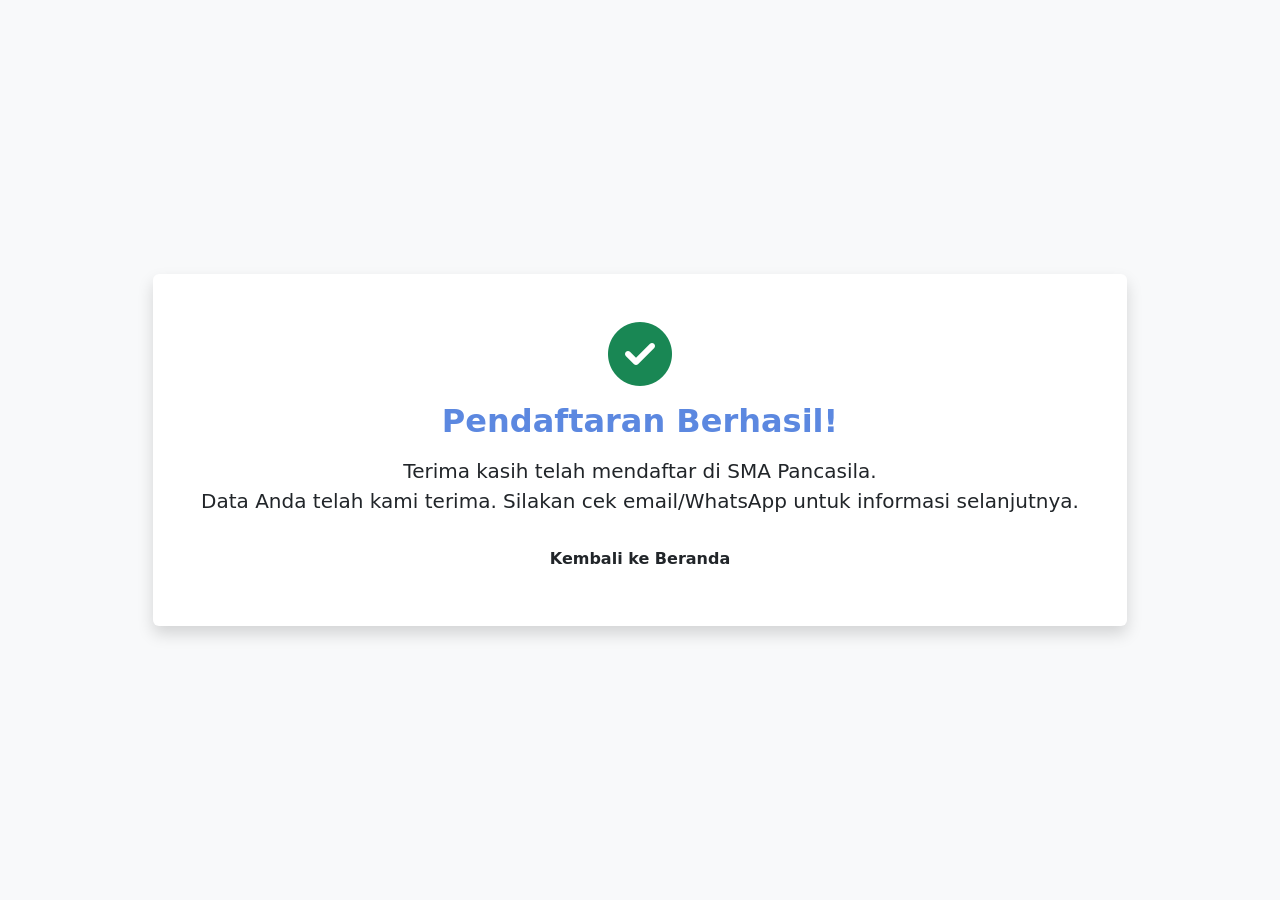
<file: pendaftaran-berhasil.html>
<!DOCTYPE html>
<html lang="id">
<head>
    <meta charset="UTF-8">
    <meta name="viewport" content="width=device-width, initial-scale=1.0">
    <title>Pendaftaran Berhasil - SMA Pancasila</title>
    <link href="https://cdn.jsdelivr.net/npm/bootstrap@5.3.3/dist/css/bootstrap.min.css" rel="stylesheet">
    <link rel="stylesheet" href="style.css">
    <link rel="stylesheet" href="https://cdnjs.cloudflare.com/ajax/libs/font-awesome/6.5.2/css/all.min.css">
</head>
<body class="bg-light">
    <div class="container min-vh-100 d-flex flex-column justify-content-center align-items-center">
        <div class="bg-white p-5 rounded shadow text-center">
            <i class="fas fa-check-circle fa-4x text-success mb-3"></i>
            <h2 class="fw-bold text-primary-custom mb-3">Pendaftaran Berhasil!</h2>
            <p class="lead mb-4">Terima kasih telah mendaftar di SMA Pancasila.<br>
            Data Anda telah kami terima. Silakan cek email/WhatsApp untuk informasi selanjutnya.</p>
            <a href="index.html" class="btn btn-primary-custom px-4 fw-bold">Kembali ke Beranda</a>
        </div>
    </div>
    <script src="https://cdn.jsdelivr.net/npm/bootstrap@5.3.3/dist/js/bootstrap.bundle.min.js"></script>
</body>
</html>
</file>
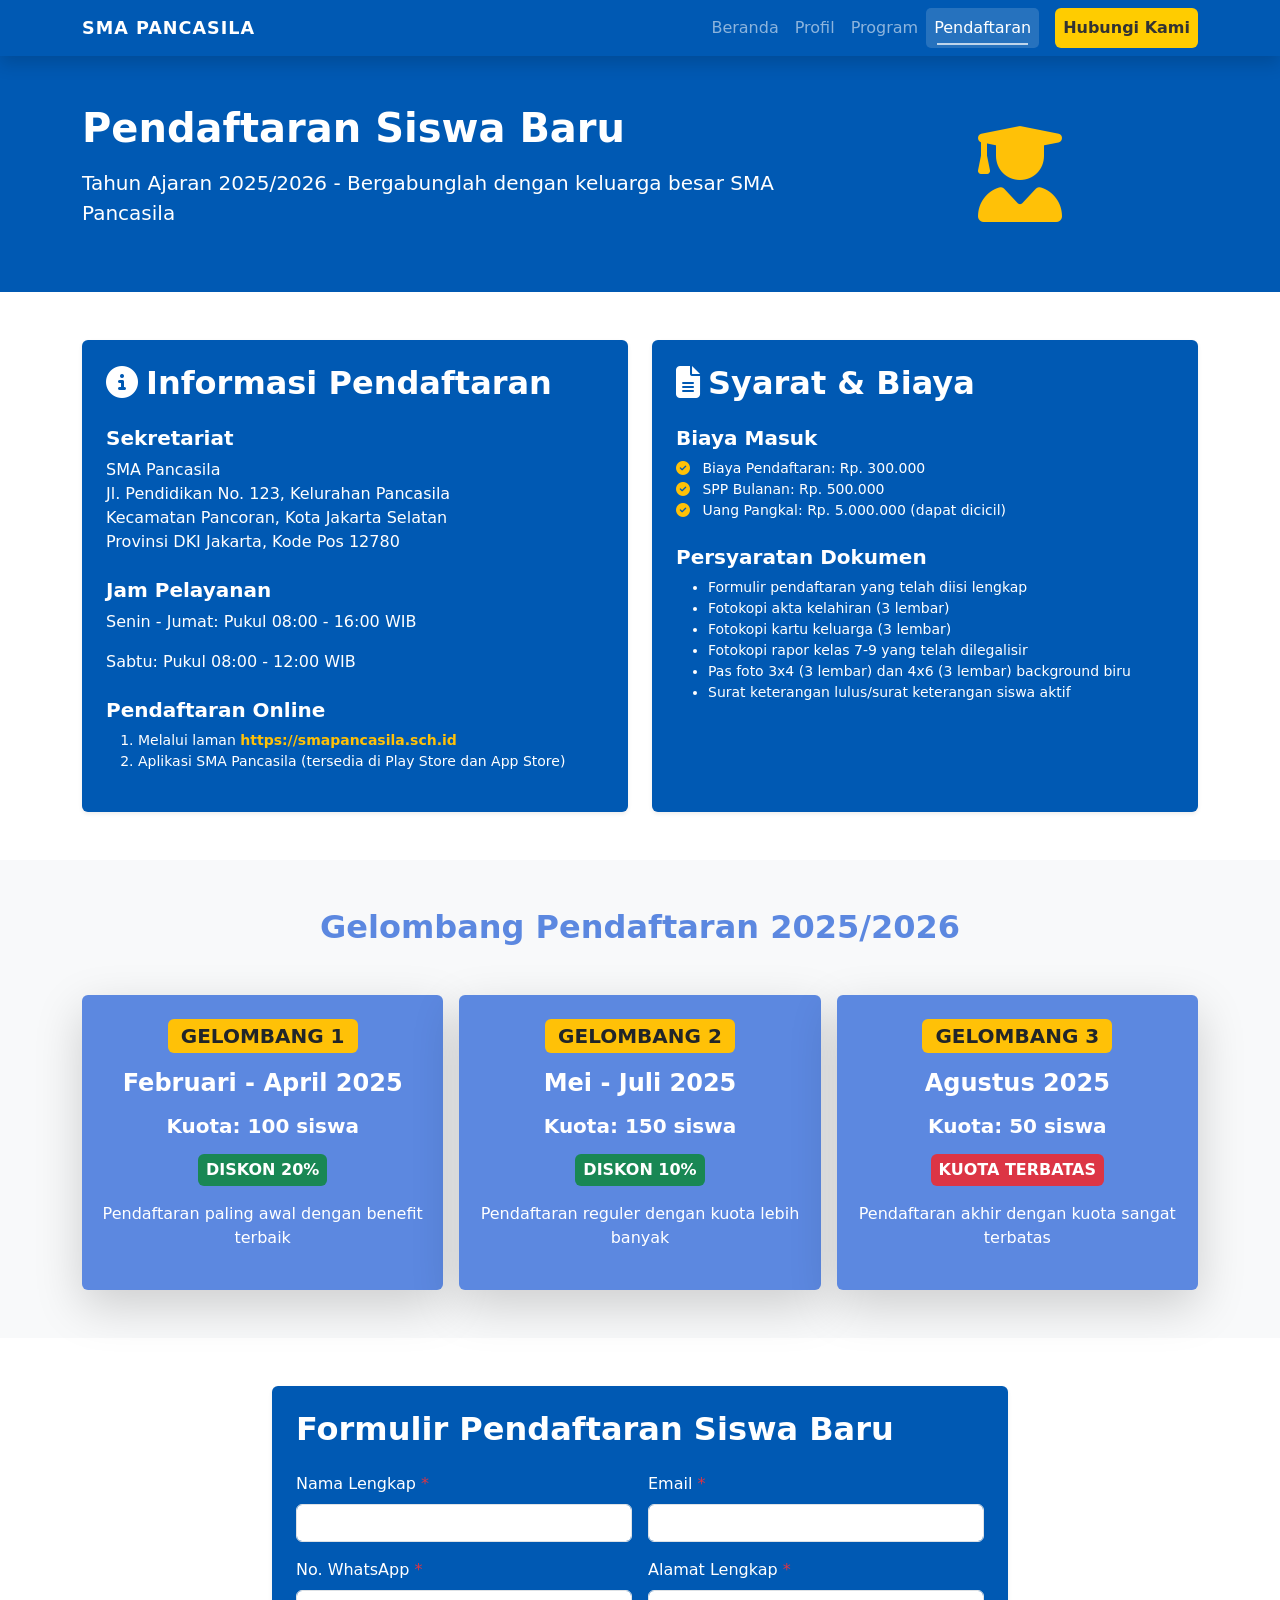
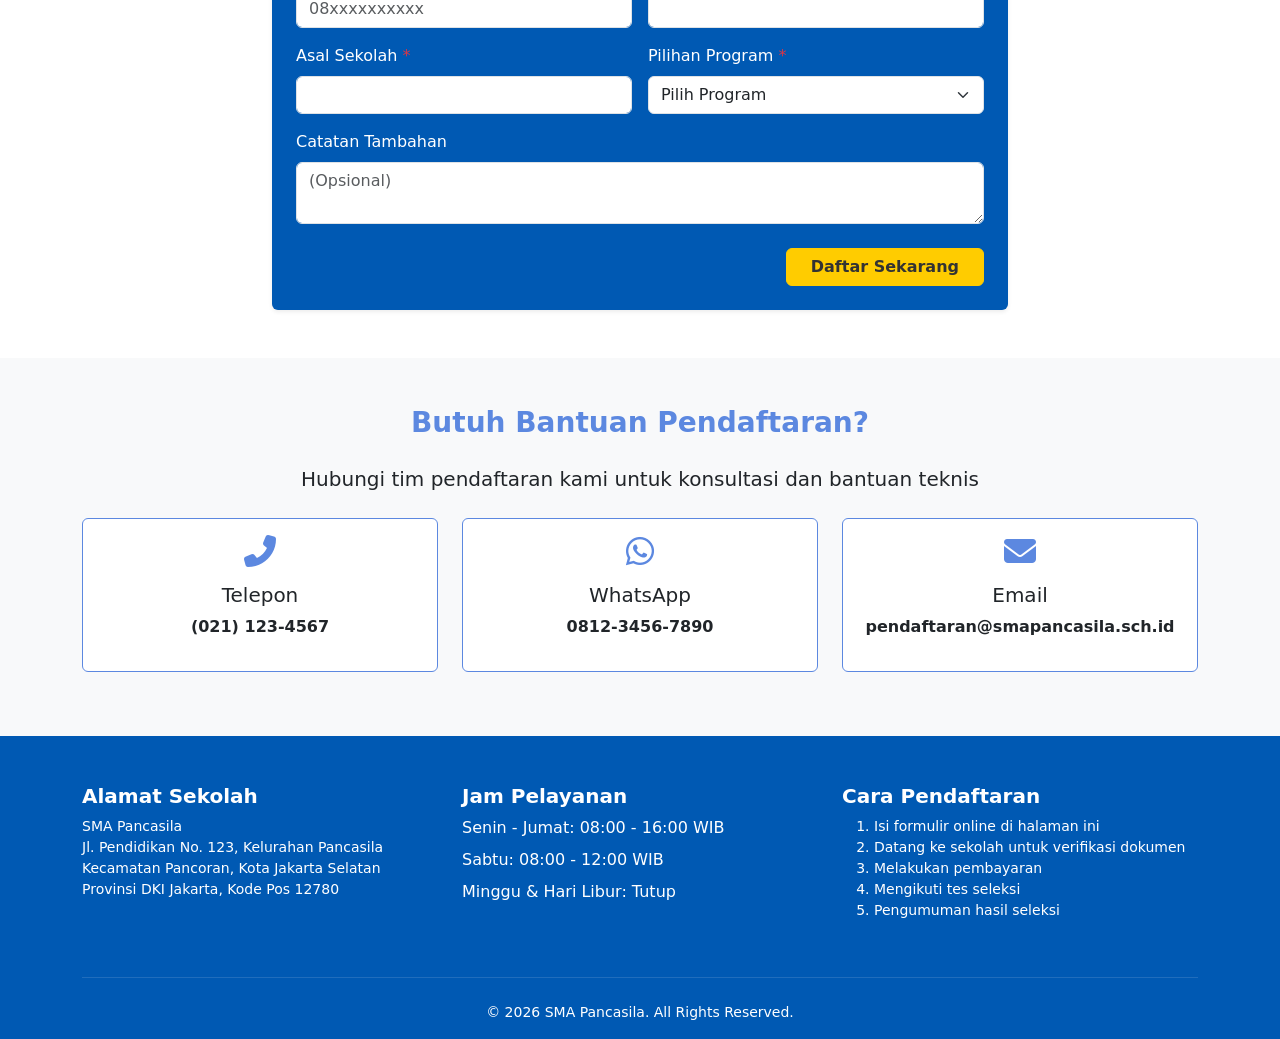
<file: pendaftaran.html>
<!DOCTYPE html>
<html lang="id">
<head>
    <meta charset="UTF-8">
    <meta name="viewport" content="width=device-width, initial-scale=1.0">
    <title>SMA Pancasila - Pendaftaran Siswa Baru</title>
    
    <!-- Bootstrap CSS -->
    <link href="https://cdn.jsdelivr.net/npm/bootstrap@5.3.3/dist/css/bootstrap.min.css" rel="stylesheet">
    
    <!-- Font Awesome -->
    <link rel="stylesheet" href="https://cdnjs.cloudflare.com/ajax/libs/font-awesome/6.5.2/css/all.min.css">
    
    <!-- Animate.css -->
    <link rel="stylesheet" href="https://cdnjs.cloudflare.com/ajax/libs/animate.css/4.1.1/animate.min.css" />
    
    <!-- Custom CSS -->
    <link rel="stylesheet" href="style.css">
</head>
<body>
    <!-- Navigation -->
    <nav class="navbar navbar-expand-lg sticky-top bg-primary-custom navbar-dark shadow">
        <div class="container">
            <a class="navbar-brand fw-bold" href="index.html">SMA PANCASILA</a>
            <button class="navbar-toggler" type="button" data-bs-toggle="collapse" data-bs-target="#navbarNav">
                <span class="navbar-toggler-icon"></span>
            </button>
            <div class="collapse navbar-collapse" id="navbarNav">
                <ul class="navbar-nav ms-auto"> 
                    <li class="nav-item"><a class="nav-link" href="index.html">Beranda</a></li>
                    <li class="nav-item"><a class="nav-link" href="profil.html">Profil</a></li>
                    <li class="nav-item"><a class="nav-link" href="program.html">Program</a></li>
                    <li class="nav-item"><a class="nav-link active" href="pendaftaran.html">Pendaftaran</a></li>
                    <li class="nav-item">
                        <a class="nav-link btn btn-warning-custom fw-bold ms-lg-3" href="kontak.html">Hubungi Kami</a>
                    </li>
                </ul>
            </div>
        </div>
    </nav>

    <!-- Main Content -->
    <main>
        <!-- Hero Section -->
        <section class="bg-primary-custom text-white py-5">
            <div class="container">
                <div class="row align-items-center">
                    <div class="col-lg-8">
                        <h1 class="display fw-bold mb-3">Pendaftaran Siswa Baru</h1>
                        <p class="lead">Tahun Ajaran 2025/2026 - Bergabunglah dengan keluarga besar SMA Pancasila</p>
                    </div>
                    <div class="col-lg-4 text-center">
                        <i class="fa-solid fa-user-graduate fa-6x text-warning"></i>
                    </div>
                </div>
            </div>
        </section>

        <!-- Informasi Pendaftaran -->
        <section class="container py-5">
            <div class="row g-4">
                <div class="col-lg-6">
                    <div class="bg-secondary-custom text-white p-4 rounded shadow-sm h-100">
                        <h2 class="fw-bold mb-4"><i class="fas fa-info-circle me-2"></i>Informasi Pendaftaran</h2>
                        
                        <h5 class="fw-bold mt-4">Sekretariat</h5>
                        <address class="">
                            SMA Pancasila<br>
                            Jl. Pendidikan No. 123, Kelurahan Pancasila<br>
                            Kecamatan Pancoran, Kota Jakarta Selatan<br>
                            Provinsi DKI Jakarta, Kode Pos 12780
                        </address>

                        <h5 class="fw-bold mt-4">Jam Pelayanan</h5>
                        <p class="">Senin - Jumat: Pukul 08:00 - 16:00 WIB</p>
                        <p class="">Sabtu: Pukul 08:00 - 12:00 WIB</p>

                        <h5 class="fw-bold mt-4">Pendaftaran Online</h5>
                        <ol class="small">
                            <li>Melalui laman <a href="https://smapancasila.sch.id" class="text-warning text-decoration-none fw-bold">https://smapancasila.sch.id</a></li>
                            <li>Aplikasi SMA Pancasila (tersedia di Play Store dan App Store)</li>
                        </ol>
                    </div>
                </div>

                <div class="col-lg-6">
                    <div class="bg-secondary-custom text-white p-4 rounded shadow-sm h-100">
                        <h2 class="fw-bold mb-4"><i class="fas fa-file-alt me-2"></i>Syarat & Biaya</h2>
                        
                        <h5 class="fw-bold mt-4">Biaya Masuk</h5>
                        <ul class="list-unstyled small">
                            <li><i class="fas fa-check-circle text-warning me-2"></i> Biaya Pendaftaran: Rp. 300.000</li>
                            <li><i class="fas fa-check-circle text-warning me-2"></i> SPP Bulanan: Rp. 500.000</li>
                            <li><i class="fas fa-check-circle text-warning me-2"></i> Uang Pangkal: Rp. 5.000.000 (dapat dicicil)</li>
                        </ul>

                        <h5 class="fw-bold mt-4">Persyaratan Dokumen</h5>
                        <ul class="small">
                            <li>Formulir pendaftaran yang telah diisi lengkap</li>
                            <li>Fotokopi akta kelahiran (3 lembar)</li>
                            <li>Fotokopi kartu keluarga (3 lembar)</li>
                            <li>Fotokopi rapor kelas 7-9 yang telah dilegalisir</li>
                            <li>Pas foto 3x4 (3 lembar) dan 4x6 (3 lembar) background biru</li>
                            <li>Surat keterangan lulus/surat keterangan siswa aktif</li>
                        </ul>
                    </div>
                </div>
            </div>
        </section>

        <!-- Gelombang Pendaftaran -->
        <section class="bg-light py-5">
            <div class="container">
                <h2 class="text-center text-primary-custom fw-bold mb-5">Gelombang Pendaftaran 2025/2026</h2>
                
                <div class="row g-3">
                    <div class="col-md-4">
                        <div class="card bg-primary-custom text-white border-0 shadow-lg">
                            <div class="card-body text-center py-4">
                                <div class="badge bg-warning text-dark fs-5 mb-3">GELOMBANG 1</div>
                                <h4 class="card-title fw-bold mb-3">Februari - April 2025</h4>
                                <div class="mb-3">
                                    <h5 class="fw-bold">Kuota: 100 siswa</h5>
                                </div>
                                <span class="badge bg-success fs-6 p-2">DISKON 20%</span>
                                <p class="mt-3">Pendaftaran paling awal dengan benefit terbaik</p>
                            </div>
                        </div>
                    </div>
                    
                    <div class="col-md-4">
                        <div class="card bg-primary-custom text-white border-0 shadow-lg">
                            <div class="card-body text-center py-4">
                                <div class="badge bg-warning text-dark fs-5 mb-3">GELOMBANG 2</div>
                                <h4 class="card-title fw-bold mb-3">Mei - Juli 2025</h4>
                                <div class="mb-3">
                                    <h5 class="fw-bold">Kuota: 150 siswa</h5>
                                </div>
                                <span class="badge bg-success fs-6 p-2">DISKON 10%</span>
                                <p class="mt-3">Pendaftaran reguler dengan kuota lebih banyak</p>
                            </div>
                        </div>
                    </div>
                    
                    <div class="col-md-4">
                        <div class="card bg-primary-custom text-white border-0 shadow-lg">
                            <div class="card-body text-center py-4">
                                <div class="badge bg-warning text-dark fs-5 mb-3">GELOMBANG 3</div>
                                <h4 class="card-title fw-bold mb-3">Agustus 2025</h4>
                                <div class="mb-3">
                                    <h5 class="fw-bold">Kuota: 50 siswa</h5>
                                </div>
                                <span class="badge bg-danger fs-6 p-2">KUOTA TERBATAS</span>
                                <p class="mt-3">Pendaftaran akhir dengan kuota sangat terbatas</p>
                            </div>
                        </div>
                    </div>
                </div>
            </div>
        </section>

        <!-- Formulir Pendaftaran -->
        <section class="container py-5">
            <div class="row justify-content-center">
                <div class="col-lg-8">
                    <div class="p-4 rounded shadow-sm" style="background:#0059B3;">
                        <h2 class="fw-bold mb-4 text-white">Formulir Pendaftaran Siswa Baru</h2>
                        <form class="needs-validation" novalidate action="pendaftaran-berhasil.html" method="get">
                            <div class="row g-3">
                                <div class="col-md-6">
                                    <label for="nama" class="form-label text-white">Nama Lengkap <span class="text-danger">*</span></label>
                                    <input type="text" class="form-control" id="nama" name="nama" required>
                                    <div class="invalid-feedback">Nama wajib diisi.</div>
                                </div>
                                <div class="col-md-6">
                                    <label for="email" class="form-label text-white">Email <span class="text-danger">*</span></label>
                                    <input type="email" class="form-control" id="email" name="email" required>
                                    <div class="invalid-feedback">Masukkan email yang valid.</div>
                                </div>
                                <div class="col-md-6">
                                    <label for="no_wa" class="form-label text-white">No. WhatsApp <span class="text-danger">*</span></label>
                                    <input type="tel" class="form-control" id="no_wa" name="no_wa" pattern="^08[0-9]{8,12}$" required placeholder="08xxxxxxxxxx">
                                    <div class="invalid-feedback">Masukkan nomor WhatsApp yang valid (format: 08xxxxxxxxxx).</div>
                                </div>
                                <div class="col-md-6">
                                    <label for="alamat" class="form-label text-white">Alamat Lengkap <span class="text-danger">*</span></label>
                                    <input type="text" class="form-control" id="alamat" name="alamat" required>
                                    <div class="invalid-feedback">Alamat wajib diisi.</div>
                                </div>
                                <div class="col-md-6">
                                    <label for="asal_sekolah" class="form-label text-white">Asal Sekolah <span class="text-danger">*</span></label>
                                    <input type="text" class="form-control" id="asal_sekolah" name="asal_sekolah" required>
                                    <div class="invalid-feedback">Asal sekolah wajib diisi.</div>
                                </div>
                                <div class="col-md-6">
                                    <label for="program" class="form-label text-white">Pilihan Program <span class="text-danger">*</span></label>
                                    <select class="form-select" id="program" name="program" required>
                                        <option value="" disabled selected>Pilih Program</option>
                                        <option value="IPA">IPA</option>
                                        <option value="IPS">IPS</option>
                                        <option value="Bahasa">Bahasa</option>
                                    </select>
                                    <div class="invalid-feedback">Pilih salah satu program.</div>
                                </div>
                                <div class="col-12">
                                    <label for="catatan" class="form-label text-white">Catatan Tambahan</label>
                                    <textarea class="form-control" id="catatan" name="catatan" rows="2" placeholder="(Opsional)"></textarea>
                                </div>
                            </div>
                            <div class="mt-4 text-end">
                                <button type="submit" class="btn btn-warning-custom px-4 fw-bold">Daftar Sekarang</button>
                            </div>
                        </form>
                    </div>
                </div>
            </div>
        </section>

        
        <!-- Kontak Darurat -->
        <section class="bg-light py-5">
            <div class="container text-center">
                <h3 class="text-primary-custom fw-bold mb-4">Butuh Bantuan Pendaftaran?</h3>
                <p class="lead mb-4">Hubungi tim pendaftaran kami untuk konsultasi dan bantuan teknis</p>
                <div class="row justify-content-center">
                    <div class="col-md-4 mb-3">
                        <div class="card border-primary-custom">
                            <div class="card-body">
                                <i class="fas fa-phone-alt fa-2x text-primary-custom mb-3"></i>
                                <h5>Telepon</h5>
                                <p class="fw-bold">(021) 123-4567</p>
                            </div>
                        </div>
                    </div>
                    <div class="col-md-4 mb-3">
                        <div class="card border-primary-custom">
                            <div class="card-body">
                                <i class="fab fa-whatsapp fa-2x text-primary-custom mb-3"></i>
                                <h5>WhatsApp</h5>
                                <p class="fw-bold">0812-3456-7890</p>
                            </div>
                        </div>
                    </div>
                    <div class="col-md-4 mb-3">
                        <div class="card border-primary-custom">
                            <div class="card-body">
                                <i class="fas fa-envelope fa-2x text-primary-custom mb-3"></i>
                                <h5>Email</h5>
                                <p class="fw-bold">pendaftaran@smapancasila.sch.id</p>
                            </div>
                        </div>
                    </div>
                </div>
            </div>
        </section>
    </main>

    <!-- Footer -->
    <footer id="kontak" class="bg-primary-custom text-white pt-5 pb-3">
        <div class="container">
            <div class="row">
                <div class="col-lg-4 mb-4">
                    <h5 class="fw-bold">Alamat Sekolah</h5>
                    <address class="small">
                        SMA Pancasila<br>
                        Jl. Pendidikan No. 123, Kelurahan Pancasila<br>
                        Kecamatan Pancoran, Kota Jakarta Selatan<br>
                        Provinsi DKI Jakarta, Kode Pos 12780
                    </address>
                </div>
                
                <div class="col-lg-4 mb-4">
                    <h5 class="fw-bold">Jam Pelayanan</h5>
                    <p class="mb-2">Senin - Jumat: 08:00 - 16:00 WIB</p>
                    <p class="mb-2">Sabtu: 08:00 - 12:00 WIB</p>
                    <p class="mb-0">Minggu & Hari Libur: Tutup</p>
                </div>

                <div class="col-lg-4 mb-4">
                    <h5 class="fw-bold">Cara Pendaftaran</h5>
                    <ol class="small">
                        <li>Isi formulir online di halaman ini</li>
                        <li>Datang ke sekolah untuk verifikasi dokumen</li>
                        <li>Melakukan pembayaran</li>
                        <li>Mengikuti tes seleksi</li>
                        <li>Pengumuman hasil seleksi</li>
                    </ol>
                </div>
            </div>
            
            <hr class="text-white-50">
            
            <div class="text-center small pt-2">
                &copy; <span id="currentYear">2025</span> SMA Pancasila. All Rights Reserved.
            </div>
        </div>
    </footer>

    <!-- Bootstrap JS -->
    <script src="https://cdn.jsdelivr.net/npm/bootstrap@5.3.3/dist/js/bootstrap.bundle.min.js"></script>
    
    <!-- Custom JavaScript -->
    <script src="script.js"></script>
    
    <script>
        // Script untuk form validation
        document.addEventListener('DOMContentLoaded', function() {
            // Update tahun otomatis
            document.getElementById('currentYear').textContent = new Date().getFullYear();
        });
    </script>
</body>
</html>
</file>
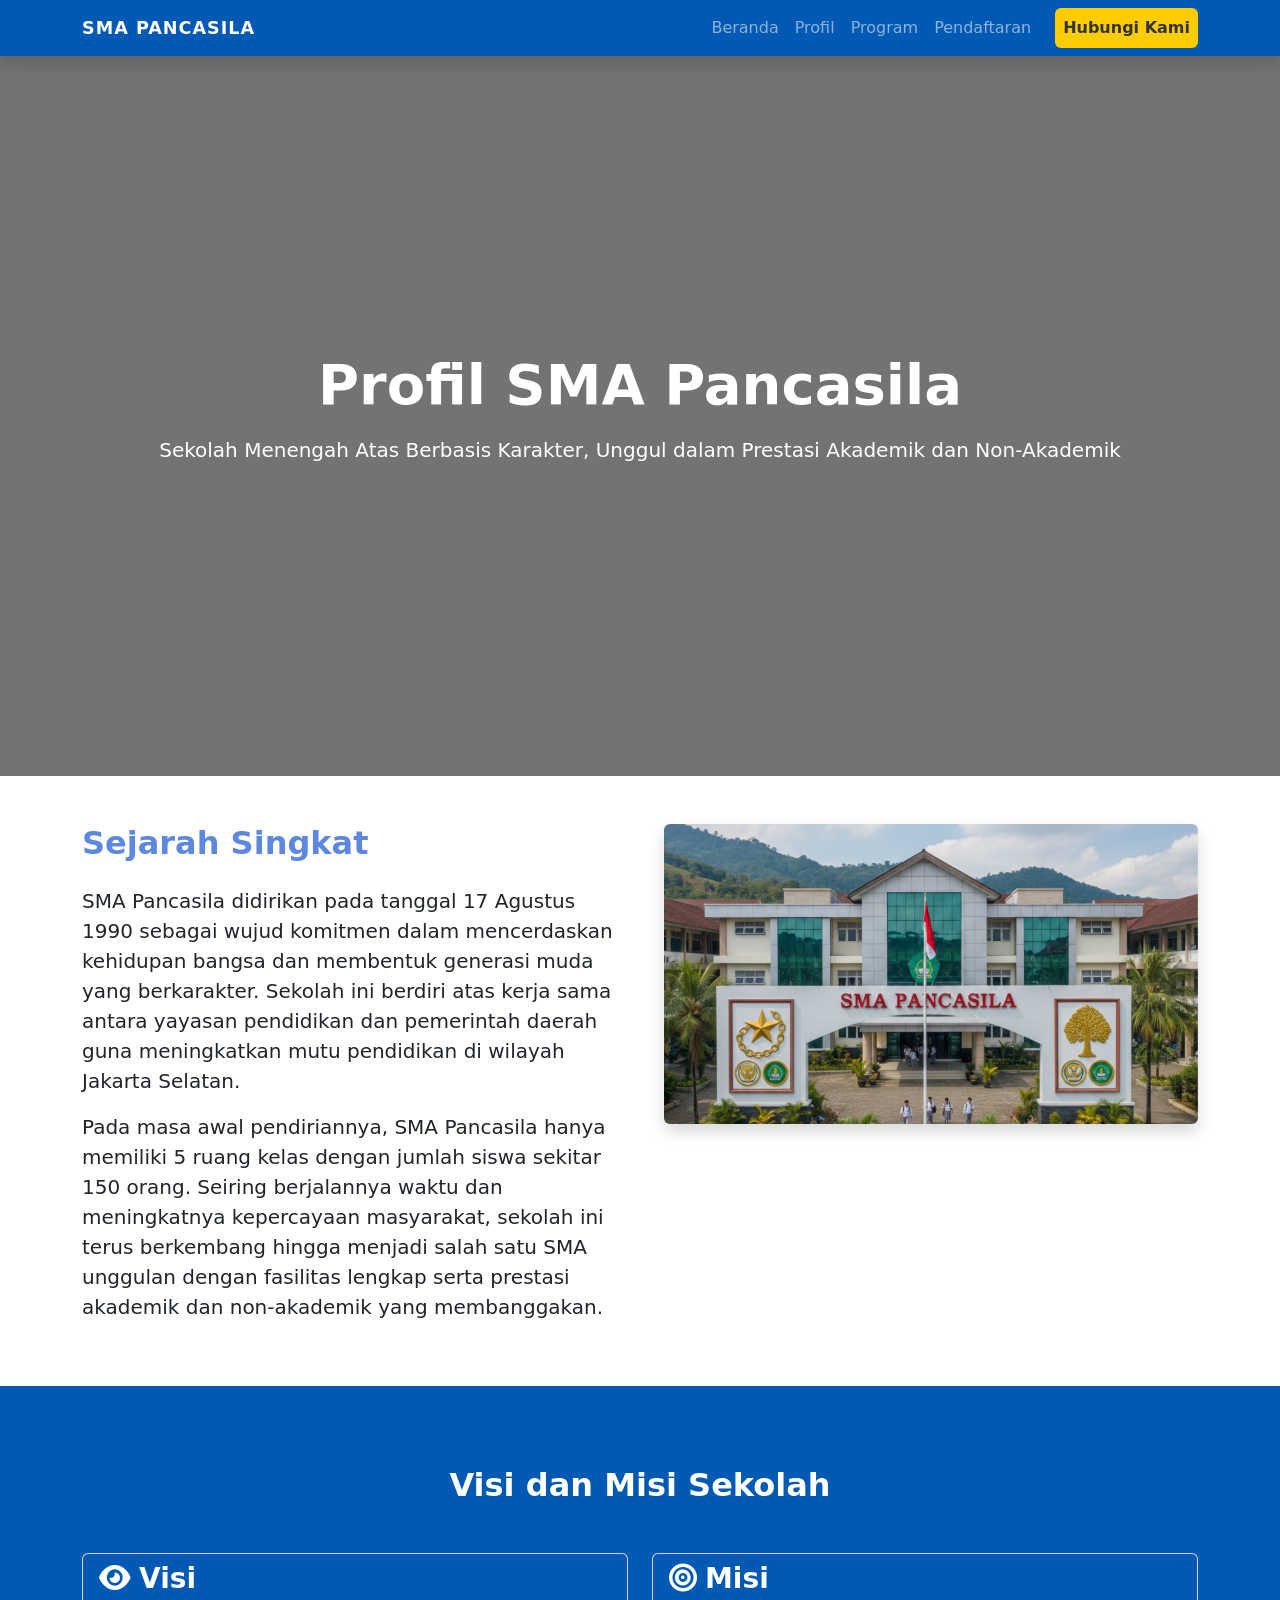
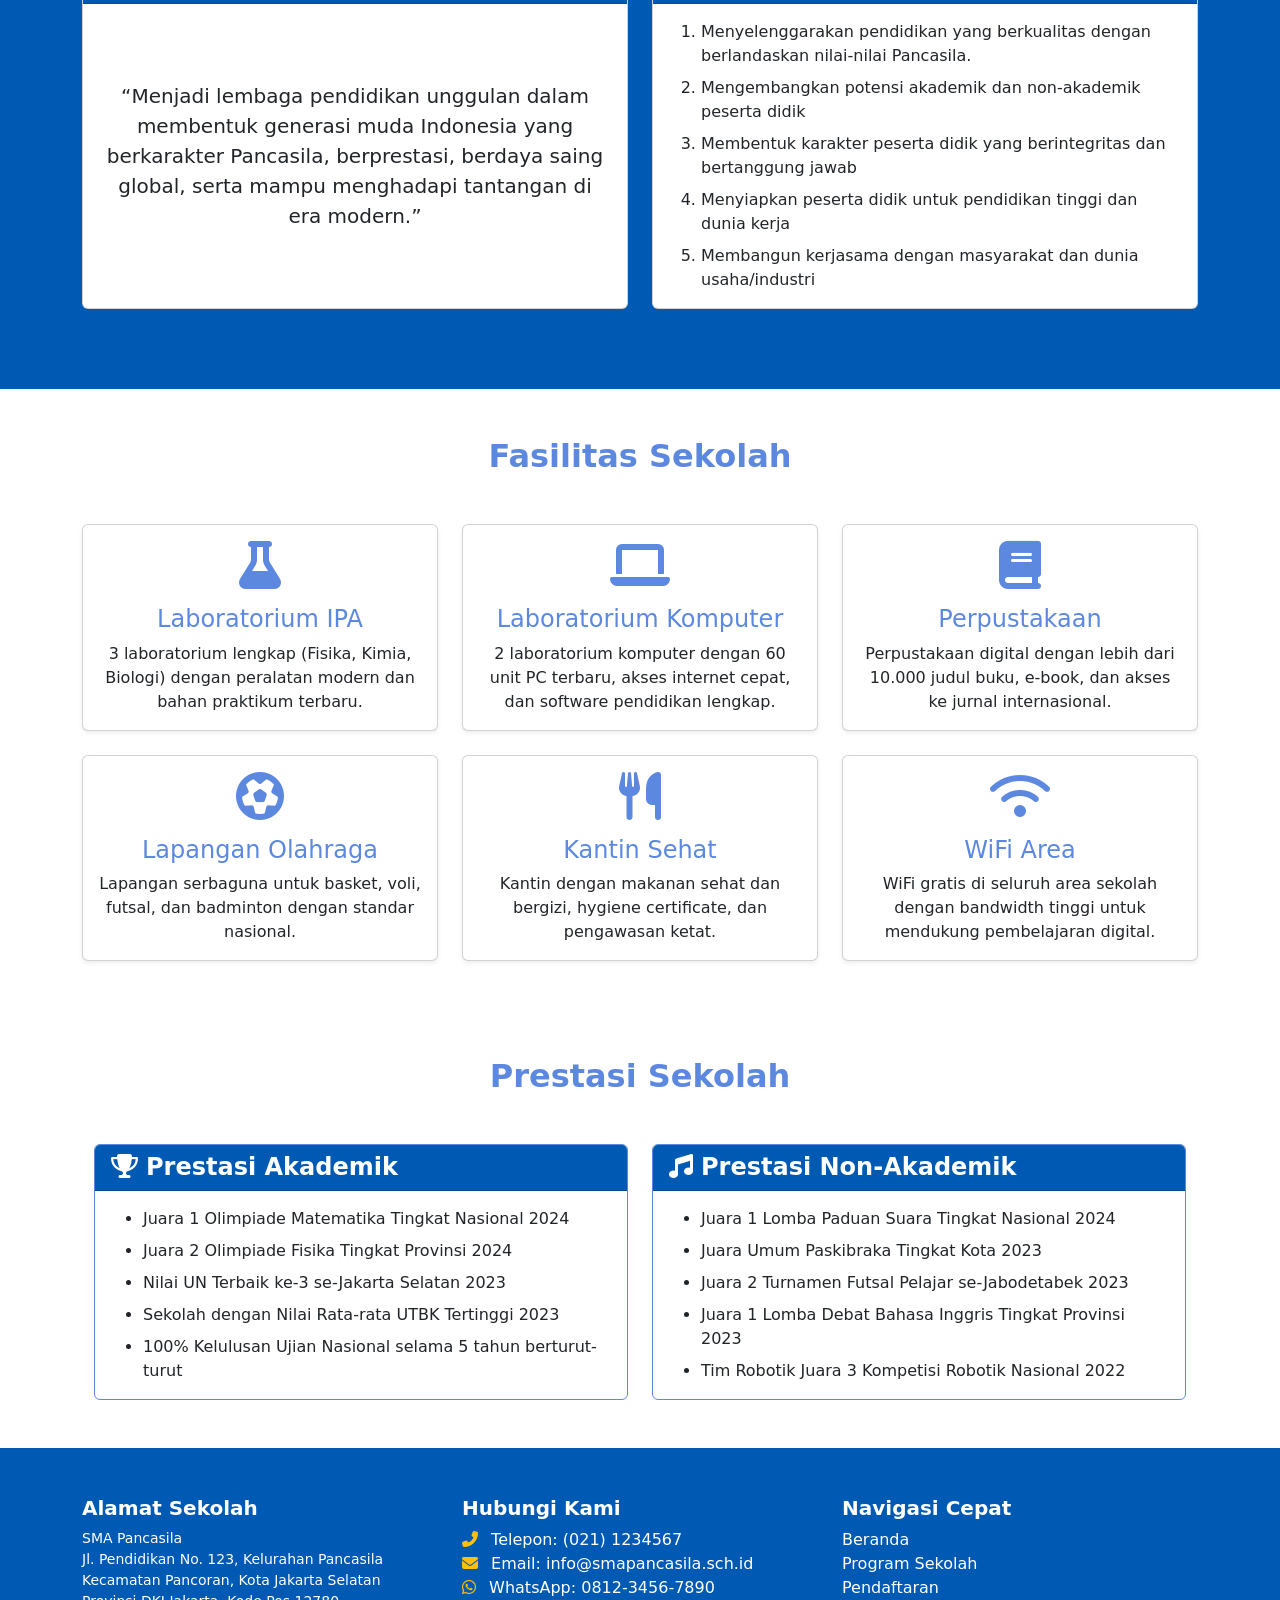
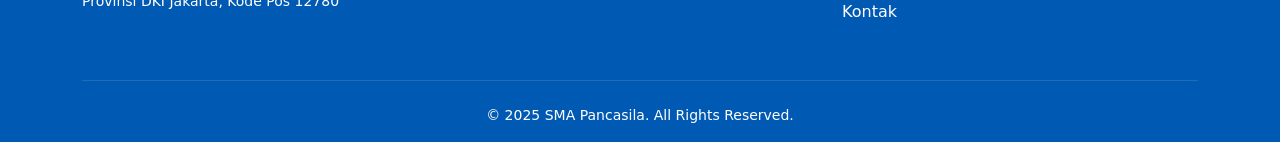
<file: Profil.html>
<!DOCTYPE html>
<html lang="id">

<head>
    <meta charset="UTF-8">
    <meta name="viewport" content="width=device-width, initial-scale=1.0">
    <title>SMA Pancasila - Profil Sekolah</title>

    <link href="https://cdn.jsdelivr.net/npm/bootstrap@5.3.3/dist/css/bootstrap.min.css" rel="stylesheet">

    <link rel="stylesheet" href="https://cdnjs.cloudflare.com/ajax/libs/font-awesome/6.5.2/css/all.min.css">

    <link rel="stylesheet" href="https://cdnjs.cloudflare.com/ajax/libs/animate.css/4.1.1/animate.min.css" />

    <link rel="stylesheet" href="style.css">
</head>
<body>
    <!-- Navigation -->
    <nav class="navbar navbar-expand-lg sticky-top bg-secondary-custom  navbar-dark shadow">
        <div class="container">
            <a class="navbar-brand fw-bold" href="index.html">SMA PANCASILA</a>
            <button class="navbar-toggler" type="button" data-bs-toggle="collapse" data-bs-target="#navbarNav">
                <span class="navbar-toggler-icon"></span>
            </button>
            <div class="collapse navbar-collapse" id="navbarNav">
                <ul class="navbar-nav ms-auto">
                    <li class="nav-item"><a class="nav-link" href="index.html">Beranda</a></li>
                    <li class="nav-item"><a class="nav-link active" href="profil.html">Profil</a></li>
                    <li class="nav-item"><a class="nav-link" href="program.html">Program</a></li>
                    <li class="nav-item"><a class="nav-link" href="pendaftaran.html">Pendaftaran</a></li>
                    <li class="nav-item">
                        <a class="nav-link btn btn-warning-custom fw-bold ms-lg-3" href="kontak.html">Hubungi Kami</a>
                    </li>
                </ul>
            </div>
        </div>
    </nav>

    <!-- Main Content -->
    <main>

        <!-- Hero Header -->
        <header class="hero-section">
            <div class="hero-overlay d-flex align-items-center">
                <div class="container text-center text-white">
                    <h1 class="fw-bold display-4 animate__animated animate__fadeInDown">
                        Profil SMA Pancasila
                    </h1>
                    <p class="lead mt-3 animate__animated animate__fadeInUp">
                        Sekolah Menengah Atas Berbasis Karakter, Unggul dalam Prestasi Akademik dan Non-Akademik
                    </p>
                </div>
            </div>
        </header>
    </main>

    <!-- Sejarah Sekolah -->
    <section class="container py-5">
        <div class="row g-5">
            <div class="col-lg-6">
                <h2 class="text-primary-custom fw-bold mb-4">Sejarah Singkat</h2>
                <p class="lead">
                    SMA Pancasila didirikan pada tanggal <strong>17 Agustus 1990</strong> sebagai wujud komitmen
                    dalam mencerdaskan kehidupan bangsa dan membentuk generasi muda yang berkarakter.
                    Sekolah ini berdiri atas kerja sama antara yayasan pendidikan dan pemerintah daerah
                    guna meningkatkan mutu pendidikan di wilayah Jakarta Selatan.
                </p>
                <p class="lead">
                    Pada masa awal pendiriannya, SMA Pancasila hanya memiliki <strong>5 ruang kelas</strong>
                    dengan jumlah siswa sekitar <strong>150 orang</strong>. Seiring berjalannya waktu dan
                    meningkatnya kepercayaan masyarakat, sekolah ini terus berkembang hingga menjadi
                    salah satu SMA unggulan dengan fasilitas lengkap serta prestasi akademik dan
                    non-akademik yang membanggakan.
                </p>
            </div>
            <div class="col-lg-6">
                <img src="images/BG_PROFIL.png" class="img-fluid rounded shadow" alt="Sejarah SMA Pancasila">
            </div>
        </div>
    </section>

    <!-- Visi Misi -->
    <section class="bg-secondary-custom">
        <div class="container">
            <h2 class="text-center text-white fw-bold mb-5">Visi dan Misi Sekolah</h2>

            <div class="row g-4">
                <div class="col-lg-6">
                    <div class="card h-100 border-secondary-custom">
                        <div class="card-header bg-secondary-custom text-white">
                            <h3 class="fw-bold mb-0">
                                <i class="fas fa-eye me-2"></i>Visi
                            </h3>
                        </div>
                        <div class="card-body d-flex align-items-center justify-content-center text-center">
                            <p class="card-text fs-5 mb-0">
                                “Menjadi lembaga pendidikan unggulan dalam membentuk generasi muda Indonesia
                                yang berkarakter Pancasila, berprestasi, berdaya saing global, serta mampu
                                menghadapi tantangan di era modern.”
                            </p>
                        </div>
                    </div>
                </div>


                <div class="col-lg-6">
                    <div class="card h-100 border-secondary-custom">
                        <div class="card-header bg-secondary-custom text-white">
                            <h3 class="fw-bold mb-0"><i class="fas fa-bullseye me-2"></i>Misi</h3>
                        </div>
                        <div class="card-body">
                            <ol class="mb-0">
                                <li class="mb-2">Menyelenggarakan pendidikan yang berkualitas dengan berlandaskan
                                    nilai-nilai Pancasila.
                                </li>
                                <li class="mb-2">Mengembangkan potensi akademik dan non-akademik peserta didik</li>
                                <li class="mb-2">Membentuk karakter peserta didik yang berintegritas dan bertanggung
                                    jawab</li>
                                <li class="mb-2">Menyiapkan peserta didik untuk pendidikan tinggi dan dunia kerja</li>
                                <li>Membangun kerjasama dengan masyarakat dan dunia usaha/industri</li>
                            </ol>
                        </div>
                    </div>
                </div>
            </div>
        </div>
    </section>

    <!-- Fasilitas Sekolah -->
    <section class="container py-5">
        <h2 class="text-center text-primary-custom fw-bold mb-5">Fasilitas Sekolah</h2>

        <div class="row g-4">
            <div class="col-md-4">
                <div class="card h-100 shadow-sm card-hover-effect">
                    <div class="card-body text-center">
                        <i class="fas fa-flask fa-3x text-primary-custom mb-3"></i>
                        <h4 class="card-title text-primary-custom">Laboratorium IPA</h4>
                        <p class="card-text">
                            3 laboratorium lengkap (Fisika, Kimia, Biologi) dengan peralatan modern dan bahan praktikum
                            terbaru.
                        </p>
                    </div>
                </div>
            </div>

            <div class="col-md-4">
                <div class="card h-100 shadow-sm card-hover-effect">
                    <div class="card-body text-center">
                        <i class="fas fa-laptop fa-3x text-primary-custom mb-3"></i>
                        <h4 class="card-title text-primary-custom">Laboratorium Komputer</h4>
                        <p class="card-text">
                            2 laboratorium komputer dengan 60 unit PC terbaru, akses internet cepat, dan software
                            pendidikan lengkap.
                        </p>
                    </div>
                </div>
            </div>

            <div class="col-md-4">
                <div class="card h-100 shadow-sm card-hover-effect">
                    <div class="card-body text-center">
                        <i class="fas fa-book fa-3x text-primary-custom mb-3"></i>
                        <h4 class="card-title text-primary-custom">Perpustakaan</h4>
                        <p class="card-text">
                            Perpustakaan digital dengan lebih dari 10.000 judul buku, e-book, dan akses ke jurnal
                            internasional.
                        </p>
                    </div>
                </div>
            </div>

            <div class="col-md-4">
                <div class="card h-100 shadow-sm card-hover-effect">
                    <div class="card-body text-center">
                        <i class="fas fa-futbol fa-3x text-primary-custom mb-3"></i>
                        <h4 class="card-title text-primary-custom">Lapangan Olahraga</h4>
                        <p class="card-text">
                            Lapangan serbaguna untuk basket, voli, futsal, dan badminton dengan standar nasional.
                        </p>
                    </div>
                </div>
            </div>

            <div class="col-md-4">
                <div class="card h-100 shadow-sm card-hover-effect">
                    <div class="card-body text-center">
                        <i class="fas fa-utensils fa-3x text-primary-custom mb-3"></i>
                        <h4 class="card-title text-primary-custom">Kantin Sehat</h4>
                        <p class="card-text">
                            Kantin dengan makanan sehat dan bergizi, hygiene certificate, dan pengawasan ketat.
                        </p>
                    </div>
                </div>
            </div>

            <div class="col-md-4">
                <div class="card h-100 shadow-sm card-hover-effect">
                    <div class="card-body text-center">
                        <i class="fas fa-wifi fa-3x text-primary-custom mb-3"></i>
                        <h4 class="card-title text-primary-custom">WiFi Area</h4>
                        <p class="card-text">
                            WiFi gratis di seluruh area sekolah dengan bandwidth tinggi untuk mendukung pembelajaran
                            digital.
                        </p>
                    </div>
                </div>
            </div>
        </div>
    </section>

    <!-- Prestasi Sekolah -->
    <section class="container py-5">
        <div class="container">
            <h2 class="text-center text-primary-custom fw-bold mb-5">Prestasi Sekolah</h2>

            <div class="row g-4">
                <div class="col-md-6">
                    <div class="card border-primary-custom">
                        <div class="card-header bg-secondary-custom text-white">
                            <h4 class="fw-bold mb-0"><i class="fas fa-trophy me-2"></i>Prestasi Akademik</h4>
                        </div>
                        <div class="card-body">
                            <ul class="mb-0">
                                <li class="mb-2">Juara 1 Olimpiade Matematika Tingkat Nasional 2024</li>
                                <li class="mb-2">Juara 2 Olimpiade Fisika Tingkat Provinsi 2024</li>
                                <li class="mb-2">Nilai UN Terbaik ke-3 se-Jakarta Selatan 2023</li>
                                <li class="mb-2">Sekolah dengan Nilai Rata-rata UTBK Tertinggi 2023</li>
                                <li>100% Kelulusan Ujian Nasional selama 5 tahun berturut-turut</li>
                            </ul>
                        </div>
                    </div>
                </div>

                <div class="col-md-6">
                    <div class="card border-primary-custom">
                        <div class="card-header bg-secondary-custom text-white">
                            <h4 class="fw-bold mb-0"><i class="fas fa-music me-2"></i>Prestasi Non-Akademik</h4>
                        </div>
                        <div class="card-body">
                            <ul class="mb-0">
                                <li class="mb-2">Juara 1 Lomba Paduan Suara Tingkat Nasional 2024</li>
                                <li class="mb-2">Juara Umum Paskibraka Tingkat Kota 2023</li>
                                <li class="mb-2">Juara 2 Turnamen Futsal Pelajar se-Jabodetabek 2023</li>
                                <li class="mb-2">Juara 1 Lomba Debat Bahasa Inggris Tingkat Provinsi 2023</li>
                                <li>Tim Robotik Juara 3 Kompetisi Robotik Nasional 2022</li>
                            </ul>
                        </div>
                    </div>
                </div>
            </div>
        </div>
    </section>

    <!-- Footer -->
    <footer id="kontak" class="bg-secondary-custom  text-white pt-5 pb-3">
        <div class="container">
            <div class="row">
                <div class="col-lg-4 mb-4">
                    <h5 class="fw-bold">Alamat Sekolah</h5>
                    <address class="small">
                        SMA Pancasila<br>
                        Jl. Pendidikan No. 123, Kelurahan Pancasila<br>
                        Kecamatan Pancoran, Kota Jakarta Selatan<br>
                        Provinsi DKI Jakarta, Kode Pos 12780
                    </address>
                </div>

                <div class="col-lg-4 mb-4">
                    <h5 class="fw-bold">Hubungi Kami</h5>
                    <ul class="list-unstyled">
                        <li><i class="fas fa-phone-alt me-2 text-warning"></i> Telepon: (021) 1234567</li>
                        <li><i class="fas fa-envelope me-2 text-warning"></i> Email: info@smapancasila.sch.id</li>
                        <li><i class="fab fa-whatsapp me-2 text-warning"></i> WhatsApp: 0812-3456-7890</li>
                    </ul>
                </div>

                <div class="col-lg-4 mb-4">
                    <h5 class="fw-bold">Navigasi Cepat</h5>
                    <ul class="list-unstyled">
                        <li><a href="index.html" class="text-white text-decoration-none">Beranda</a></li>
                        <li><a href="program.html" class="text-white text-decoration-none">Program Sekolah</a></li>
                        <li><a href="pendaftaran.html" class="text-white text-decoration-none">Pendaftaran</a></li>
                        <li><a href="kontak.html" class="text-white text-decoration-none">Kontak</a></li>
                    </ul>
                </div>
            </div>
            <hr class="text-white-50">
            <div class="text-center small pt-2">
                &copy; <span id="currentYear">2025</span> SMA Pancasila. All Rights Reserved.
            </div>
        </div>
    </footer>
    </main>

    <!-- Bootstrap JS -->
    <script src="https://cdn.jsdelivr.net/npm/bootstrap@5.3.3/dist/js/bootstrap.bundle.min.js"></script>
    <!-- Custom JavaScript -->
    <script src="script.js"></script>
</body>

</html>
</file>
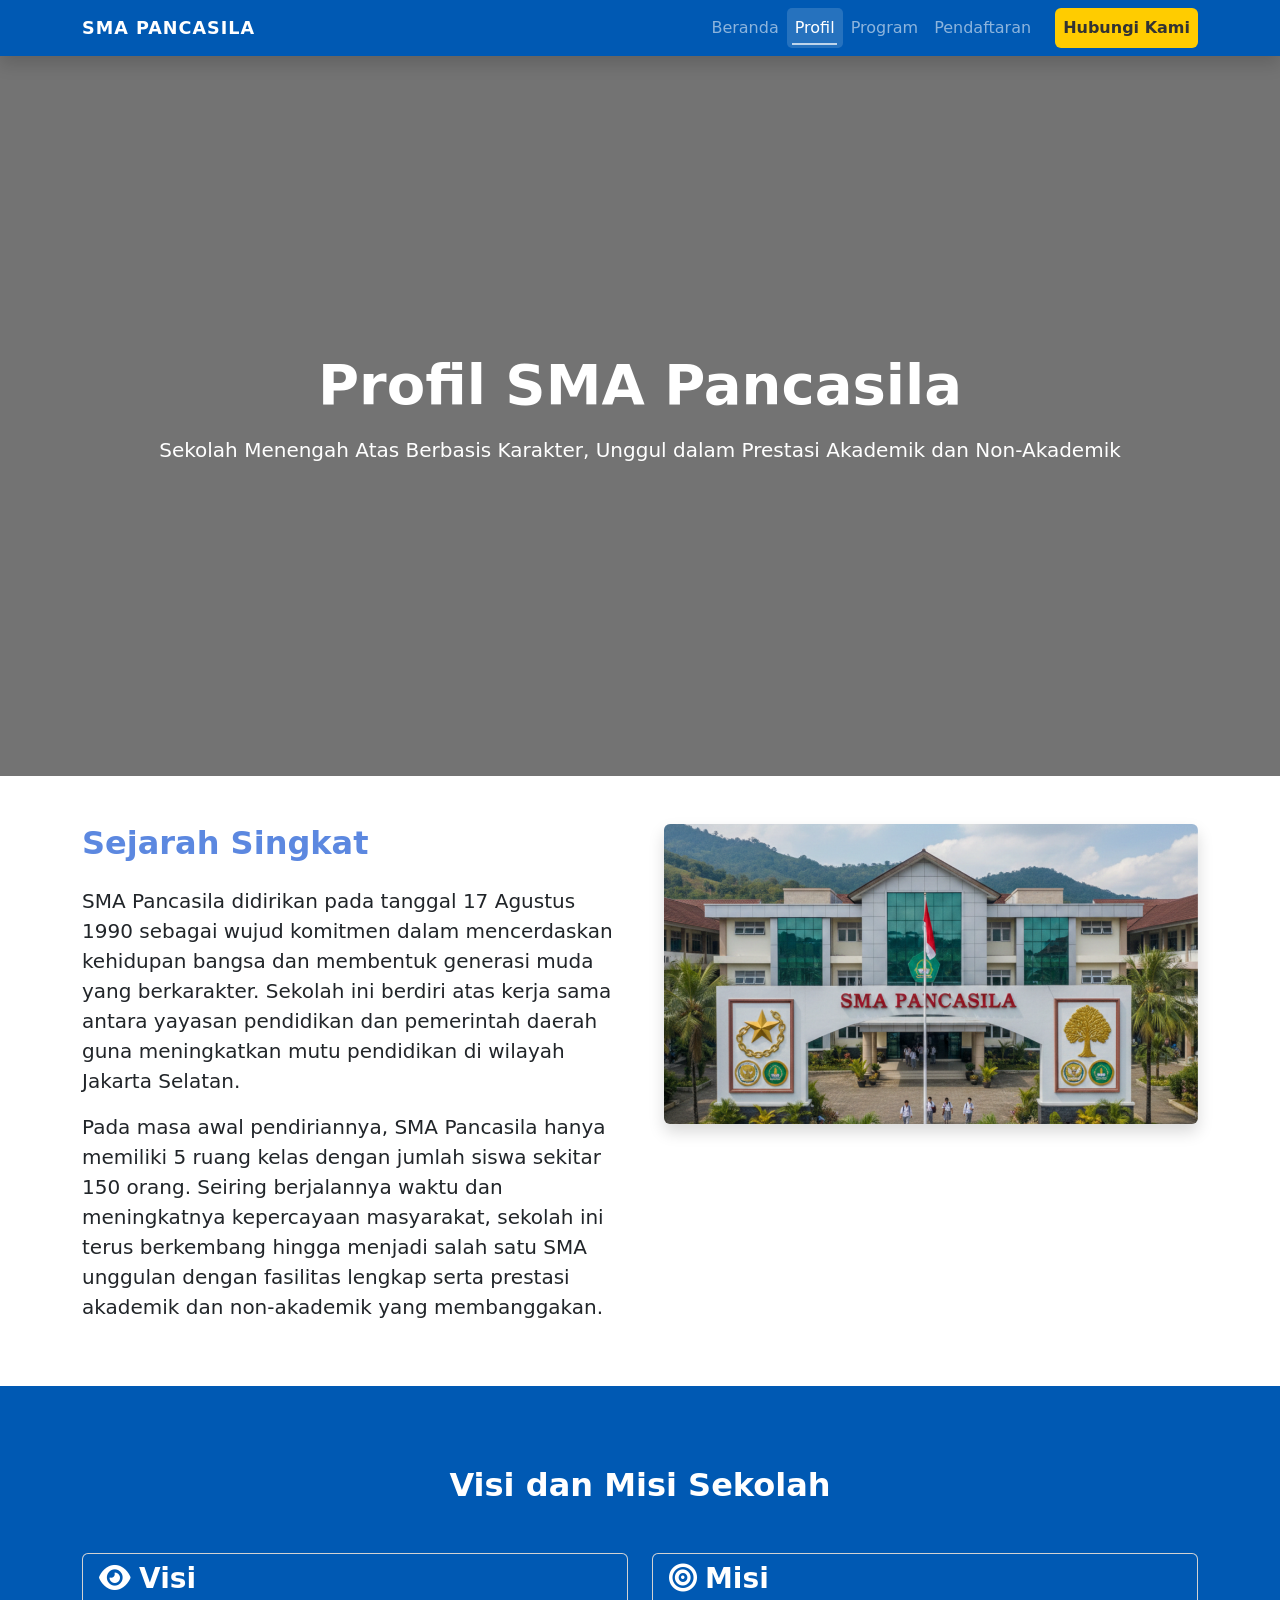
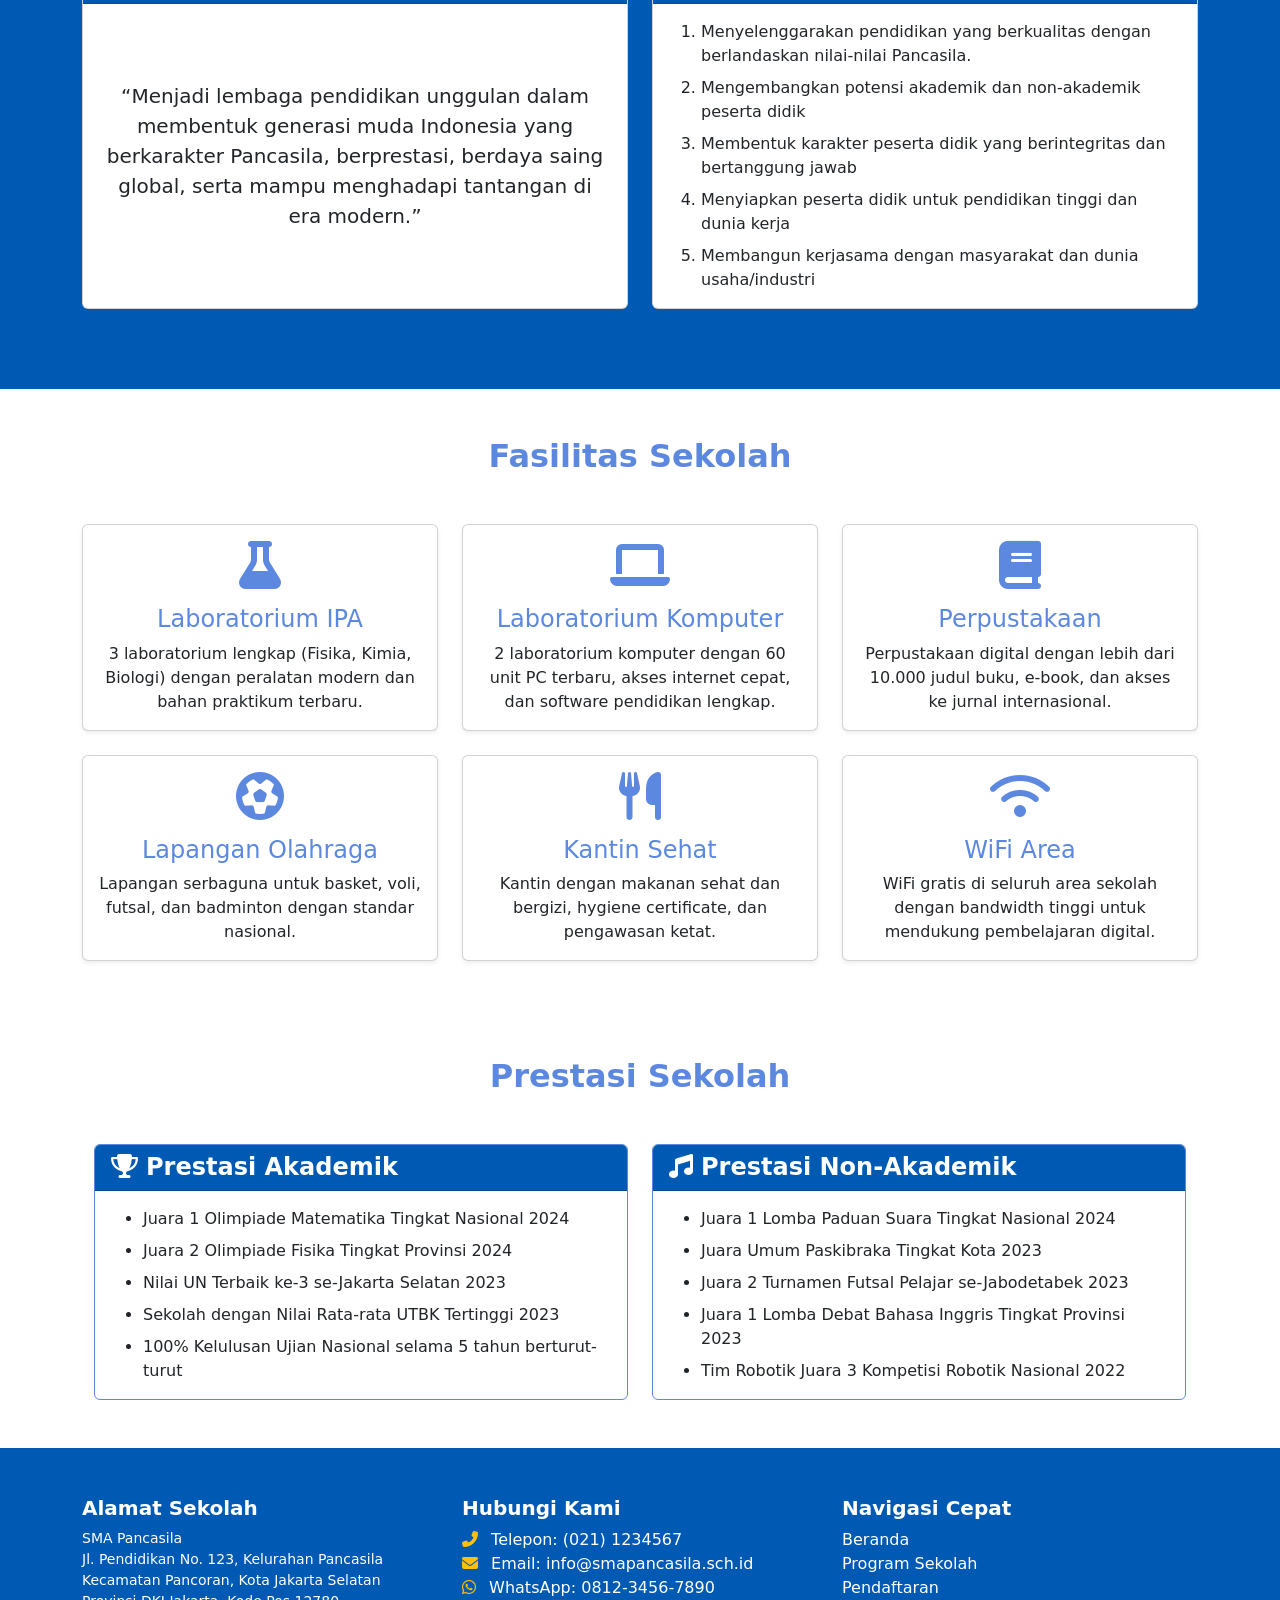
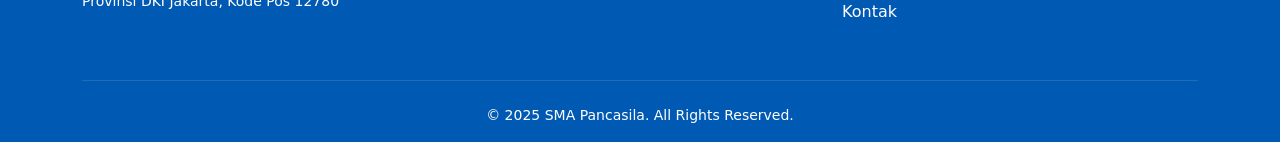
<file: profil.html>
<!DOCTYPE html>
<html lang="id">

<head>
    <meta charset="UTF-8">
    <meta name="viewport" content="width=device-width, initial-scale=1.0">
    <title>SMA Pancasila - Profil Sekolah</title>

    <link href="https://cdn.jsdelivr.net/npm/bootstrap@5.3.3/dist/css/bootstrap.min.css" rel="stylesheet">

    <link rel="stylesheet" href="https://cdnjs.cloudflare.com/ajax/libs/font-awesome/6.5.2/css/all.min.css">

    <link rel="stylesheet" href="https://cdnjs.cloudflare.com/ajax/libs/animate.css/4.1.1/animate.min.css" />

    <link rel="stylesheet" href="style.css">
</head>
<body>
    <!-- Navigation -->
    <nav class="navbar navbar-expand-lg sticky-top bg-secondary-custom  navbar-dark shadow">
        <div class="container">
            <a class="navbar-brand fw-bold" href="index.html">SMA PANCASILA</a>
            <button class="navbar-toggler" type="button" data-bs-toggle="collapse" data-bs-target="#navbarNav">
                <span class="navbar-toggler-icon"></span>
            </button>
            <div class="collapse navbar-collapse" id="navbarNav">
                <ul class="navbar-nav ms-auto">
                    <li class="nav-item"><a class="nav-link" href="index.html">Beranda</a></li>
                    <li class="nav-item"><a class="nav-link active" href="profil.html">Profil</a></li>
                    <li class="nav-item"><a class="nav-link" href="program.html">Program</a></li>
                    <li class="nav-item"><a class="nav-link" href="pendaftaran.html">Pendaftaran</a></li>
                    <li class="nav-item">
                        <a class="nav-link btn btn-warning-custom fw-bold ms-lg-3" href="kontak.html">Hubungi Kami</a>
                    </li>
                </ul>
            </div>
        </div>
    </nav>

    <!-- Main Content -->
    <main>

        <!-- Hero Header -->
        <header class="hero-section">
            <div class="hero-overlay d-flex align-items-center">
                <div class="container text-center text-white">
                    <h1 class="fw-bold display-4 animate__animated animate__fadeInDown">
                        Profil SMA Pancasila
                    </h1>
                    <p class="lead mt-3 animate__animated animate__fadeInUp">
                        Sekolah Menengah Atas Berbasis Karakter, Unggul dalam Prestasi Akademik dan Non-Akademik
                    </p>
                </div>
            </div>
        </header>
    </main>

    <!-- Sejarah Sekolah -->
    <section class="container py-5">
        <div class="row g-5">
            <div class="col-lg-6">
                <h2 class="text-primary-custom fw-bold mb-4">Sejarah Singkat</h2>
                <p class="lead">
                    SMA Pancasila didirikan pada tanggal <strong>17 Agustus 1990</strong> sebagai wujud komitmen
                    dalam mencerdaskan kehidupan bangsa dan membentuk generasi muda yang berkarakter.
                    Sekolah ini berdiri atas kerja sama antara yayasan pendidikan dan pemerintah daerah
                    guna meningkatkan mutu pendidikan di wilayah Jakarta Selatan.
                </p>
                <p class="lead">
                    Pada masa awal pendiriannya, SMA Pancasila hanya memiliki <strong>5 ruang kelas</strong>
                    dengan jumlah siswa sekitar <strong>150 orang</strong>. Seiring berjalannya waktu dan
                    meningkatnya kepercayaan masyarakat, sekolah ini terus berkembang hingga menjadi
                    salah satu SMA unggulan dengan fasilitas lengkap serta prestasi akademik dan
                    non-akademik yang membanggakan.
                </p>
            </div>
            <div class="col-lg-6">
                <img src="images/BG_PROFIL.png" class="img-fluid rounded shadow" alt="Sejarah SMA Pancasila">
            </div>
        </div>
    </section>

    <!-- Visi Misi -->
    <section class="bg-secondary-custom">
        <div class="container">
            <h2 class="text-center text-white fw-bold mb-5">Visi dan Misi Sekolah</h2>

            <div class="row g-4">
                <div class="col-lg-6">
                    <div class="card h-100 border-secondary-custom">
                        <div class="card-header bg-secondary-custom text-white">
                            <h3 class="fw-bold mb-0">
                                <i class="fas fa-eye me-2"></i>Visi
                            </h3>
                        </div>
                        <div class="card-body d-flex align-items-center justify-content-center text-center">
                            <p class="card-text fs-5 mb-0">
                                “Menjadi lembaga pendidikan unggulan dalam membentuk generasi muda Indonesia
                                yang berkarakter Pancasila, berprestasi, berdaya saing global, serta mampu
                                menghadapi tantangan di era modern.”
                            </p>
                        </div>
                    </div>
                </div>


                <div class="col-lg-6">
                    <div class="card h-100 border-secondary-custom">
                        <div class="card-header bg-secondary-custom text-white">
                            <h3 class="fw-bold mb-0"><i class="fas fa-bullseye me-2"></i>Misi</h3>
                        </div>
                        <div class="card-body">
                            <ol class="mb-0">
                                <li class="mb-2">Menyelenggarakan pendidikan yang berkualitas dengan berlandaskan
                                    nilai-nilai Pancasila.
                                </li>
                                <li class="mb-2">Mengembangkan potensi akademik dan non-akademik peserta didik</li>
                                <li class="mb-2">Membentuk karakter peserta didik yang berintegritas dan bertanggung
                                    jawab</li>
                                <li class="mb-2">Menyiapkan peserta didik untuk pendidikan tinggi dan dunia kerja</li>
                                <li>Membangun kerjasama dengan masyarakat dan dunia usaha/industri</li>
                            </ol>
                        </div>
                    </div>
                </div>
            </div>
        </div>
    </section>

    <!-- Fasilitas Sekolah -->
    <section class="container py-5">
        <h2 class="text-center text-primary-custom fw-bold mb-5">Fasilitas Sekolah</h2>

        <div class="row g-4">
            <div class="col-md-4">
                <div class="card h-100 shadow-sm card-hover-effect">
                    <div class="card-body text-center">
                        <i class="fas fa-flask fa-3x text-primary-custom mb-3"></i>
                        <h4 class="card-title text-primary-custom">Laboratorium IPA</h4>
                        <p class="card-text">
                            3 laboratorium lengkap (Fisika, Kimia, Biologi) dengan peralatan modern dan bahan praktikum
                            terbaru.
                        </p>
                    </div>
                </div>
            </div>

            <div class="col-md-4">
                <div class="card h-100 shadow-sm card-hover-effect">
                    <div class="card-body text-center">
                        <i class="fas fa-laptop fa-3x text-primary-custom mb-3"></i>
                        <h4 class="card-title text-primary-custom">Laboratorium Komputer</h4>
                        <p class="card-text">
                            2 laboratorium komputer dengan 60 unit PC terbaru, akses internet cepat, dan software
                            pendidikan lengkap.
                        </p>
                    </div>
                </div>
            </div>

            <div class="col-md-4">
                <div class="card h-100 shadow-sm card-hover-effect">
                    <div class="card-body text-center">
                        <i class="fas fa-book fa-3x text-primary-custom mb-3"></i>
                        <h4 class="card-title text-primary-custom">Perpustakaan</h4>
                        <p class="card-text">
                            Perpustakaan digital dengan lebih dari 10.000 judul buku, e-book, dan akses ke jurnal
                            internasional.
                        </p>
                    </div>
                </div>
            </div>

            <div class="col-md-4">
                <div class="card h-100 shadow-sm card-hover-effect">
                    <div class="card-body text-center">
                        <i class="fas fa-futbol fa-3x text-primary-custom mb-3"></i>
                        <h4 class="card-title text-primary-custom">Lapangan Olahraga</h4>
                        <p class="card-text">
                            Lapangan serbaguna untuk basket, voli, futsal, dan badminton dengan standar nasional.
                        </p>
                    </div>
                </div>
            </div>

            <div class="col-md-4">
                <div class="card h-100 shadow-sm card-hover-effect">
                    <div class="card-body text-center">
                        <i class="fas fa-utensils fa-3x text-primary-custom mb-3"></i>
                        <h4 class="card-title text-primary-custom">Kantin Sehat</h4>
                        <p class="card-text">
                            Kantin dengan makanan sehat dan bergizi, hygiene certificate, dan pengawasan ketat.
                        </p>
                    </div>
                </div>
            </div>

            <div class="col-md-4">
                <div class="card h-100 shadow-sm card-hover-effect">
                    <div class="card-body text-center">
                        <i class="fas fa-wifi fa-3x text-primary-custom mb-3"></i>
                        <h4 class="card-title text-primary-custom">WiFi Area</h4>
                        <p class="card-text">
                            WiFi gratis di seluruh area sekolah dengan bandwidth tinggi untuk mendukung pembelajaran
                            digital.
                        </p>
                    </div>
                </div>
            </div>
        </div>
    </section>

    <!-- Prestasi Sekolah -->
    <section class="container py-5">
        <div class="container">
            <h2 class="text-center text-primary-custom fw-bold mb-5">Prestasi Sekolah</h2>

            <div class="row g-4">
                <div class="col-md-6">
                    <div class="card border-primary-custom">
                        <div class="card-header bg-secondary-custom text-white">
                            <h4 class="fw-bold mb-0"><i class="fas fa-trophy me-2"></i>Prestasi Akademik</h4>
                        </div>
                        <div class="card-body">
                            <ul class="mb-0">
                                <li class="mb-2">Juara 1 Olimpiade Matematika Tingkat Nasional 2024</li>
                                <li class="mb-2">Juara 2 Olimpiade Fisika Tingkat Provinsi 2024</li>
                                <li class="mb-2">Nilai UN Terbaik ke-3 se-Jakarta Selatan 2023</li>
                                <li class="mb-2">Sekolah dengan Nilai Rata-rata UTBK Tertinggi 2023</li>
                                <li>100% Kelulusan Ujian Nasional selama 5 tahun berturut-turut</li>
                            </ul>
                        </div>
                    </div>
                </div>

                <div class="col-md-6">
                    <div class="card border-primary-custom">
                        <div class="card-header bg-secondary-custom text-white">
                            <h4 class="fw-bold mb-0"><i class="fas fa-music me-2"></i>Prestasi Non-Akademik</h4>
                        </div>
                        <div class="card-body">
                            <ul class="mb-0">
                                <li class="mb-2">Juara 1 Lomba Paduan Suara Tingkat Nasional 2024</li>
                                <li class="mb-2">Juara Umum Paskibraka Tingkat Kota 2023</li>
                                <li class="mb-2">Juara 2 Turnamen Futsal Pelajar se-Jabodetabek 2023</li>
                                <li class="mb-2">Juara 1 Lomba Debat Bahasa Inggris Tingkat Provinsi 2023</li>
                                <li>Tim Robotik Juara 3 Kompetisi Robotik Nasional 2022</li>
                            </ul>
                        </div>
                    </div>
                </div>
            </div>
        </div>
    </section>

    <!-- Footer -->
    <footer id="kontak" class="bg-secondary-custom  text-white pt-5 pb-3">
        <div class="container">
            <div class="row">
                <div class="col-lg-4 mb-4">
                    <h5 class="fw-bold">Alamat Sekolah</h5>
                    <address class="small">
                        SMA Pancasila<br>
                        Jl. Pendidikan No. 123, Kelurahan Pancasila<br>
                        Kecamatan Pancoran, Kota Jakarta Selatan<br>
                        Provinsi DKI Jakarta, Kode Pos 12780
                    </address>
                </div>

                <div class="col-lg-4 mb-4">
                    <h5 class="fw-bold">Hubungi Kami</h5>
                    <ul class="list-unstyled">
                        <li><i class="fas fa-phone-alt me-2 text-warning"></i> Telepon: (021) 1234567</li>
                        <li><i class="fas fa-envelope me-2 text-warning"></i> Email: info@smapancasila.sch.id</li>
                        <li><i class="fab fa-whatsapp me-2 text-warning"></i> WhatsApp: 0812-3456-7890</li>
                    </ul>
                </div>

                <div class="col-lg-4 mb-4">
                    <h5 class="fw-bold">Navigasi Cepat</h5>
                    <ul class="list-unstyled">
                        <li><a href="index.html" class="text-white text-decoration-none">Beranda</a></li>
                        <li><a href="program.html" class="text-white text-decoration-none">Program Sekolah</a></li>
                        <li><a href="pendaftaran.html" class="text-white text-decoration-none">Pendaftaran</a></li>
                        <li><a href="kontak.html" class="text-white text-decoration-none">Kontak</a></li>
                    </ul>
                </div>
            </div>
            <hr class="text-white-50">
            <div class="text-center small pt-2">
                &copy; <span id="currentYear">2025</span> SMA Pancasila. All Rights Reserved.
            </div>
        </div>
    </footer>
    </main>

    <!-- Bootstrap JS -->
    <script src="https://cdn.jsdelivr.net/npm/bootstrap@5.3.3/dist/js/bootstrap.bundle.min.js"></script>
    <!-- Custom JavaScript -->
    <script src="script.js"></script>
</body>

</html>
</file>
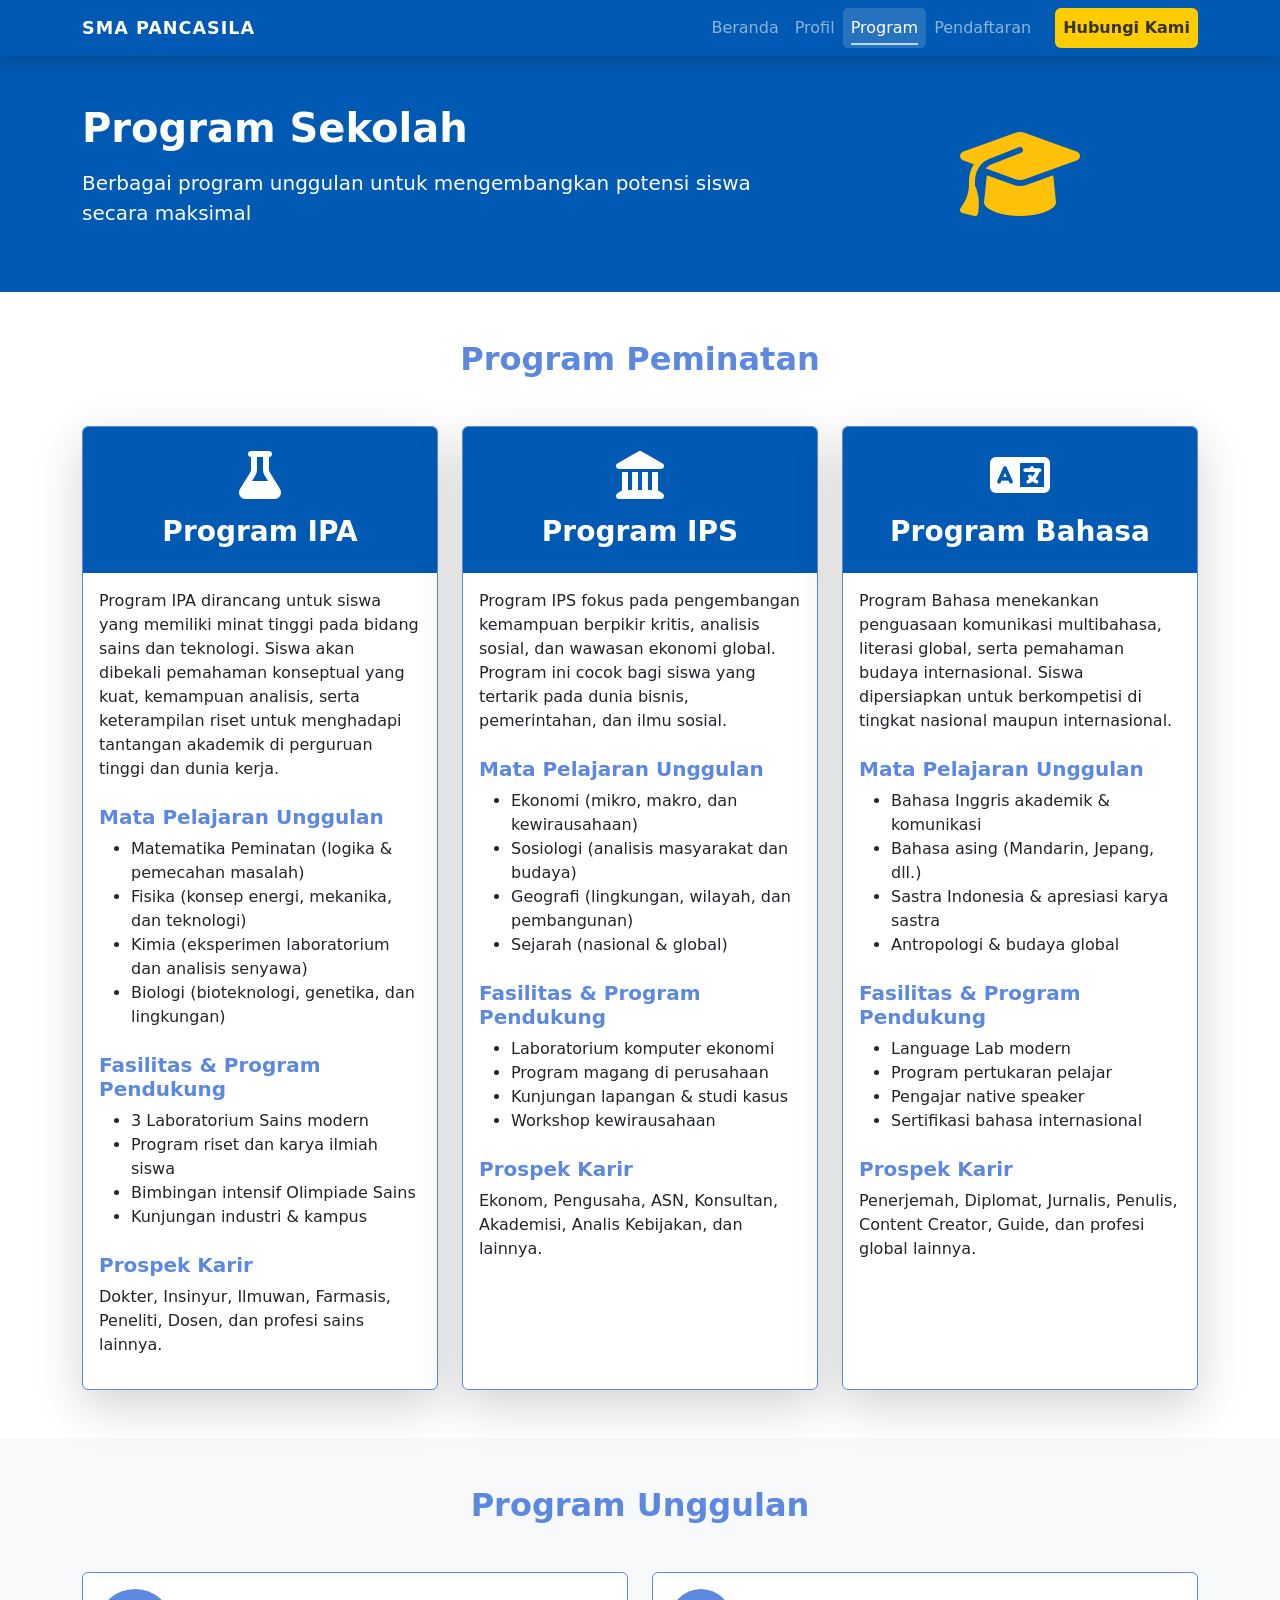
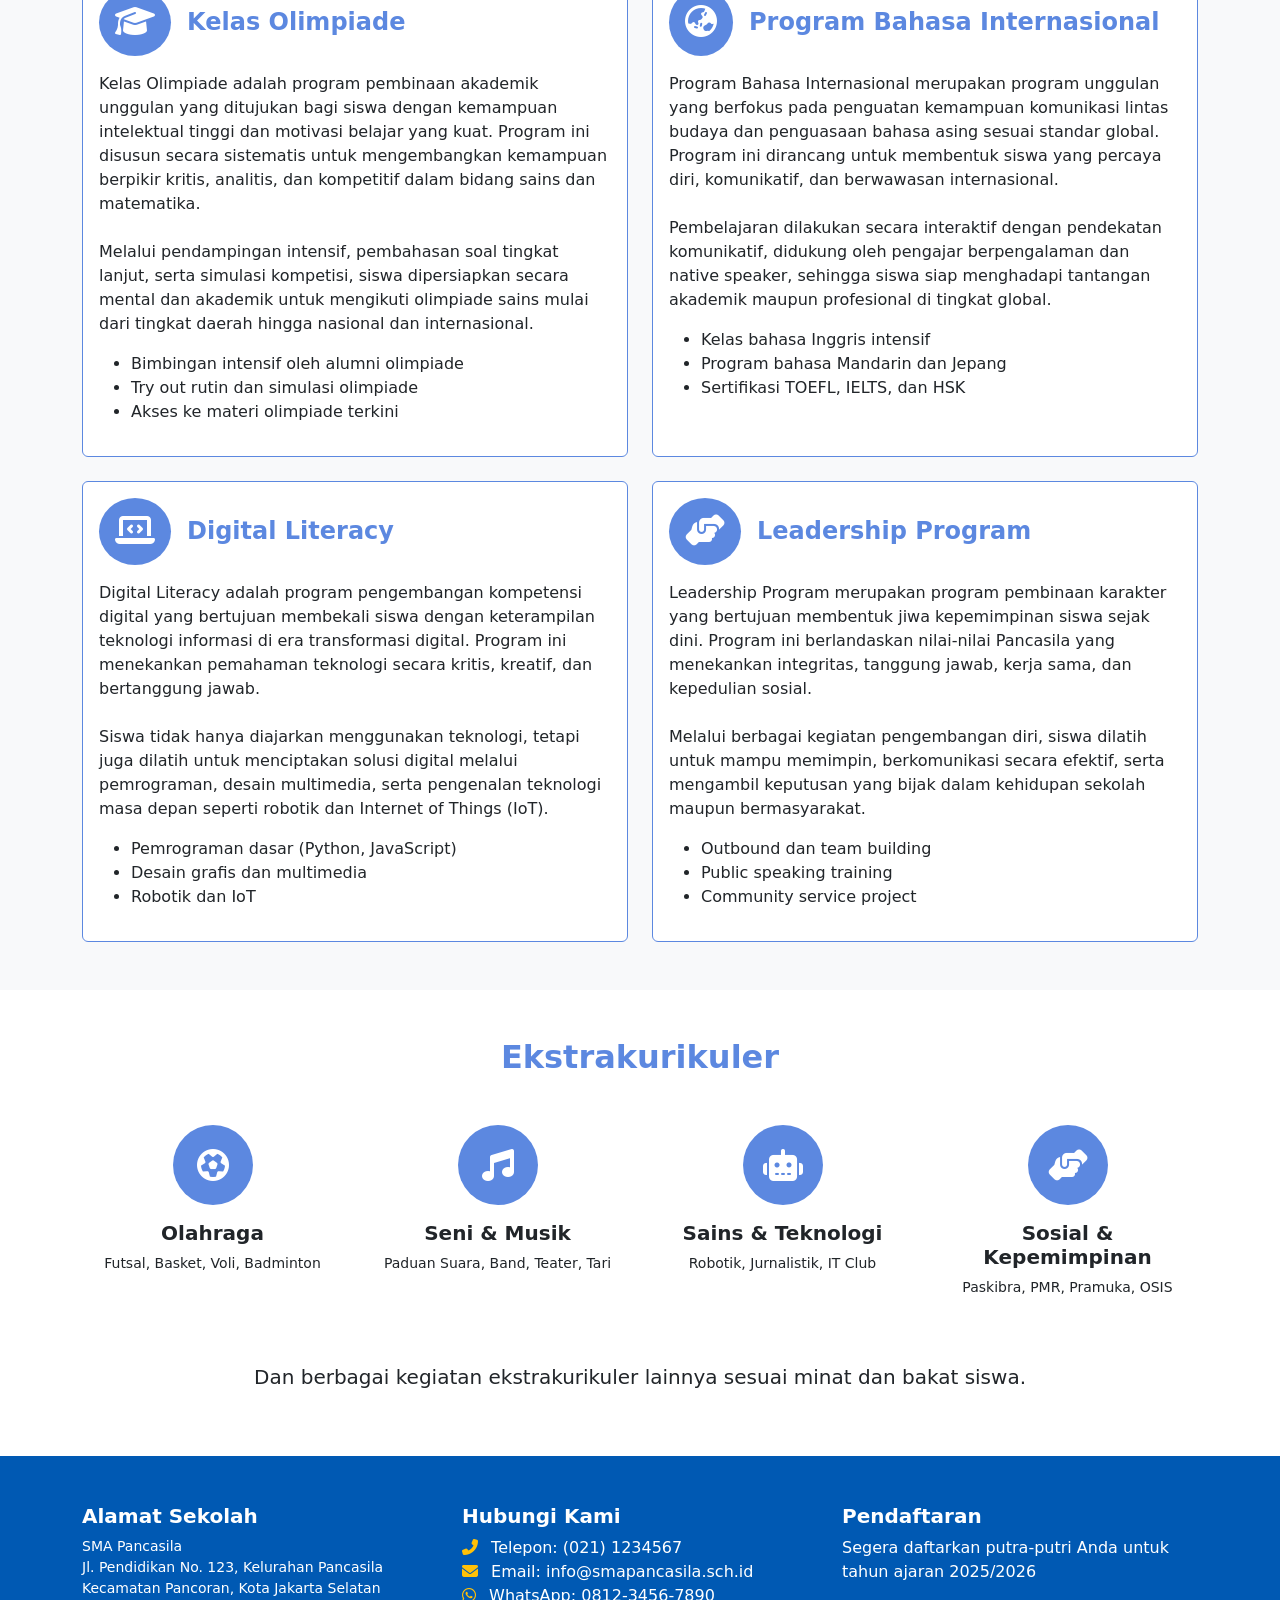
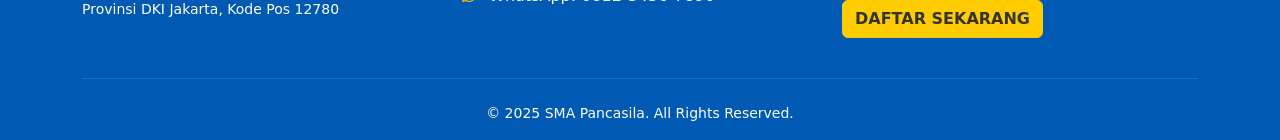
<file: program.html>
<!DOCTYPE html>
<html lang="id">
<head>
    <meta charset="UTF-8">
    <meta name="viewport" content="width=device-width, initial-scale=1.0">
    <title>SMA Pancasila - Program Sekolah</title>
    
    <!-- Bootstrap CSS -->
    <link href="https://cdn.jsdelivr.net/npm/bootstrap@5.3.3/dist/css/bootstrap.min.css" rel="stylesheet">
    
    <!-- Font Awesome -->
    <link rel="stylesheet" href="https://cdnjs.cloudflare.com/ajax/libs/font-awesome/6.5.2/css/all.min.css">
    
    <!-- Animate.css -->
    <link rel="stylesheet" href="https://cdnjs.cloudflare.com/ajax/libs/animate.css/4.1.1/animate.min.css" />
    
    <!-- Custom CSS -->
    <link rel="stylesheet" href="style.css">
</head>
<body>
    <!-- Navigation -->
    <nav class="navbar navbar-expand-lg sticky-top bg-primary-custom navbar-dark shadow">
        <div class="container">
            <a class="navbar-brand fw-bold" href="index.html">SMA PANCASILA</a>
            <button class="navbar-toggler" type="button" data-bs-toggle="collapse" data-bs-target="#navbarNav">
                <span class="navbar-toggler-icon"></span>
            </button>
            <div class="collapse navbar-collapse" id="navbarNav">
                <ul class="navbar-nav ms-auto"> 
                    <li class="nav-item"><a class="nav-link" href="index.html">Beranda</a></li>
                    <li class="nav-item"><a class="nav-link" href="profil.html">Profil</a></li>
                    <li class="nav-item"><a class="nav-link active" href="program.html">Program</a></li>
                    <li class="nav-item"><a class="nav-link" href="pendaftaran.html">Pendaftaran</a></li>
                    <li class="nav-item">
                        <a class="nav-link btn btn-warning-custom fw-bold ms-lg-3" href="kontak.html">Hubungi Kami</a>
                    </li>
                </ul>
            </div>
        </div>
    </nav>

    <!-- Main Content -->
    <main>
        <!-- Hero Section -->
        <section class="bg-primary-custom text-white py-5">
            <div class="container">
                <div class="row align-items-center">
                    <div class="col-lg-8">
                        <h1 class="display- fw-bold mb-3">Program Sekolah</h1>
                        <p class="lead">Berbagai program unggulan untuk mengembangkan potensi siswa secara maksimal</p>
                    </div>
                    <div class="col-lg-4 text-center">
                        <i class="fas fa-graduation-cap fa-6x text-warning"></i>
                    </div>
                </div>
            </div>
        </section>

        <!-- Program Peminatan -->
<section id="peminatan" class="container py-5">
    <h2 class="text-center text-primary-custom fw-bold mb-5">Program Peminatan</h2>

    <div class="row g-4">
        
        <!-- IPA -->
        <div class="col-lg-4">
            <div class="card h-100 shadow-lg border-primary-custom program-card">
                <div class="card-header bg-primary-custom text-white text-center py-4">
                    <i class="fas fa-flask fa-3x mb-3"></i>
                    <h3 class="fw-bold mb-0">Program IPA</h3>
                </div>
                <div class="card-body">
                    <p>
                        Program IPA dirancang untuk siswa yang memiliki minat tinggi pada bidang
                        sains dan teknologi. Siswa akan dibekali pemahaman konseptual yang kuat,
                        kemampuan analisis, serta keterampilan riset untuk menghadapi tantangan
                        akademik di perguruan tinggi dan dunia kerja.
                    </p>

                    <h5 class="fw-bold text-primary-custom mt-4">Mata Pelajaran Unggulan</h5>
                    <ul>
                        <li>Matematika Peminatan (logika & pemecahan masalah)</li>
                        <li>Fisika (konsep energi, mekanika, dan teknologi)</li>
                        <li>Kimia (eksperimen laboratorium dan analisis senyawa)</li>
                        <li>Biologi (bioteknologi, genetika, dan lingkungan)</li>
                    </ul>

                    <h5 class="fw-bold text-primary-custom mt-4">Fasilitas & Program Pendukung</h5>
                    <ul>
                        <li>3 Laboratorium Sains modern</li>
                        <li>Program riset dan karya ilmiah siswa</li>
                        <li>Bimbingan intensif Olimpiade Sains</li>
                        <li>Kunjungan industri & kampus</li>
                    </ul>

                    <h5 class="fw-bold text-primary-custom mt-4">Prospek Karir</h5>
                    <p>
                        Dokter, Insinyur, Ilmuwan, Farmasis, Peneliti, Dosen, dan profesi sains lainnya.
                    </p>
                </div>
            </div>
        </div>

        <!-- IPS -->
        <div class="col-lg-4">
            <div class="card h-100 shadow-lg border-primary-custom program-card">
                <div class="card-header bg-primary-custom text-white text-center py-4">
                    <i class="fas fa-landmark fa-3x mb-3"></i>
                    <h3 class="fw-bold mb-0">Program IPS</h3>
                </div>
                <div class="card-body">
                    <p>
                        Program IPS fokus pada pengembangan kemampuan berpikir kritis,
                        analisis sosial, dan wawasan ekonomi global. Program ini cocok bagi
                        siswa yang tertarik pada dunia bisnis, pemerintahan, dan ilmu sosial.
                    </p>

                    <h5 class="fw-bold text-primary-custom mt-4">Mata Pelajaran Unggulan</h5>
                    <ul>
                        <li>Ekonomi (mikro, makro, dan kewirausahaan)</li>
                        <li>Sosiologi (analisis masyarakat dan budaya)</li>
                        <li>Geografi (lingkungan, wilayah, dan pembangunan)</li>
                        <li>Sejarah (nasional & global)</li>
                    </ul>

                    <h5 class="fw-bold text-primary-custom mt-4">Fasilitas & Program Pendukung</h5>
                    <ul>
                        <li>Laboratorium komputer ekonomi</li>
                        <li>Program magang di perusahaan</li>
                        <li>Kunjungan lapangan & studi kasus</li>
                        <li>Workshop kewirausahaan</li>
                    </ul>

                    <h5 class="fw-bold text-primary-custom mt-4">Prospek Karir</h5>
                    <p>
                        Ekonom, Pengusaha, ASN, Konsultan, Akademisi, Analis Kebijakan, dan lainnya.
                    </p>
                </div>
            </div>
        </div>

        <!-- Bahasa -->
        <div class="col-lg-4">
            <div class="card h-100 shadow-lg border-primary-custom program-card">
                <div class="card-header bg-primary-custom text-white text-center py-4">
                    <i class="fas fa-language fa-3x mb-3"></i>
                    <h3 class="fw-bold mb-0">Program Bahasa</h3>
                </div>
                <div class="card-body">
                    <p>
                        Program Bahasa menekankan penguasaan komunikasi multibahasa,
                        literasi global, serta pemahaman budaya internasional.
                        Siswa dipersiapkan untuk berkompetisi di tingkat nasional
                        maupun internasional.
                    </p>

                    <h5 class="fw-bold text-primary-custom mt-4">Mata Pelajaran Unggulan</h5>
                    <ul>
                        <li>Bahasa Inggris akademik & komunikasi</li>
                        <li>Bahasa asing (Mandarin, Jepang, dll.)</li>
                        <li>Sastra Indonesia & apresiasi karya sastra</li>
                        <li>Antropologi & budaya global</li>
                    </ul>

                    <h5 class="fw-bold text-primary-custom mt-4">Fasilitas & Program Pendukung</h5>
                    <ul>
                        <li>Language Lab modern</li>
                        <li>Program pertukaran pelajar</li>
                        <li>Pengajar native speaker</li>
                        <li>Sertifikasi bahasa internasional</li>
                    </ul>

                    <h5 class="fw-bold text-primary-custom mt-4">Prospek Karir</h5>
                    <p>
                        Penerjemah, Diplomat, Jurnalis, Penulis, Content Creator, Guide, dan profesi global lainnya.
                    </p>
                </div>
            </div>
        </div>
    </div>
</section>

        <!-- Program Unggulan -->
        <section class="bg-light py-5">
            <div class="container">
                <h2 class="text-center text-primary-custom fw-bold mb-5">Program Unggulan</h2>
                
                <div class="row g-4">
                    <div class="col-md-6">
                        <div class="card h-100 border-primary-custom program-card">
                            <div class="card-body">
                                <div class="d-flex align-items-center mb-3">
                                    <div class="bg-primary-custom text-white rounded-circle p-3 me-3">
                                        <i class="fas fa-graduation-cap fa-2x"></i>
                                    </div>
                                    <h4 class="fw-bold text-primary-custom mb-0">Kelas Olimpiade</h4>
                                </div>
                                <p>Kelas Olimpiade adalah program pembinaan akademik unggulan yang ditujukan
                                   bagi siswa dengan kemampuan intelektual tinggi dan motivasi belajar yang kuat.
                                   Program ini disusun secara sistematis untuk mengembangkan kemampuan berpikir
                                   kritis, analitis, dan kompetitif dalam bidang sains dan matematika.
                                <br><br>
                                   Melalui pendampingan intensif, pembahasan soal tingkat lanjut, serta simulasi
                                   kompetisi, siswa dipersiapkan secara mental dan akademik untuk mengikuti
                                   olimpiade sains mulai dari tingkat daerah hingga nasional dan internasional.
                                 </p>

                                <ul>
                                    <li>Bimbingan intensif oleh alumni olimpiade</li>
                                    <li>Try out rutin dan simulasi olimpiade</li>
                                    <li>Akses ke materi olimpiade terkini</li>
                                </ul>
                            </div>
                        </div>
                    </div>
                    
                    <div class="col-md-6">
                        <div class="card h-100 border-primary-custom program-card">
                            <div class="card-body">
                                <div class="d-flex align-items-center mb-3">
                                    <div class="bg-primary-custom text-white rounded-circle p-3 me-3">
                                        <i class="fas fa-globe-asia fa-2x"></i>
                                    </div>
                                    <h4 class="fw-bold text-primary-custom mb-0">Program Bahasa Internasional</h4>
                                </div>
                                <p> Program Bahasa Internasional merupakan program unggulan yang berfokus pada
                                    penguatan kemampuan komunikasi lintas budaya dan penguasaan bahasa asing
                                    sesuai standar global. Program ini dirancang untuk membentuk siswa yang
                                    percaya diri, komunikatif, dan berwawasan internasional.
                                <br><br>
                                    Pembelajaran dilakukan secara interaktif dengan pendekatan komunikatif,
                                    didukung oleh pengajar berpengalaman dan native speaker, sehingga siswa
                                    siap menghadapi tantangan akademik maupun profesional di tingkat global.
                                </p>


                                <ul>
                                    <li>Kelas bahasa Inggris intensif</li>
                                    <li>Program bahasa Mandarin dan Jepang</li>
                                    <li>Sertifikasi TOEFL, IELTS, dan HSK</li>
                                </ul>
                            </div>
                        </div>
                    </div>
                    
                    <div class="col-md-6">
                        <div class="card h-100 border-primary-custom program-card">
                            <div class="card-body">
                                <div class="d-flex align-items-center mb-3">
                                    <div class="bg-primary-custom text-white rounded-circle p-3 me-3">
                                        <i class="fas fa-laptop-code fa-2x"></i>
                                    </div>
                                    <h4 class="fw-bold text-primary-custom mb-0">Digital Literacy</h4>
                                </div>
                                <p>Digital Literacy adalah program pengembangan kompetensi digital yang bertujuan
                                   membekali siswa dengan keterampilan teknologi informasi di era transformasi
                                   digital. Program ini menekankan pemahaman teknologi secara kritis, kreatif,
                                   dan bertanggung jawab.
                                 <br><br>
                                   Siswa tidak hanya diajarkan menggunakan teknologi, tetapi juga dilatih
                                   untuk menciptakan solusi digital melalui pemrograman, desain multimedia,
                                   serta pengenalan teknologi masa depan seperti robotik dan Internet of Things (IoT).
                                </p>

                                <ul>
                                    <li>Pemrograman dasar (Python, JavaScript)</li>
                                    <li>Desain grafis dan multimedia</li>
                                    <li>Robotik dan IoT</li>
                                </ul>
                            </div>
                        </div>
                    </div>
                    
                    <div class="col-md-6">
                        <div class="card h-100 border-primary-custom program-card">

                            <div class="card-body">
                                <div class="d-flex align-items-center mb-3">
                                    <div class="bg-primary-custom text-white rounded-circle p-3 me-3">
                                        <i class="fas fa-hands-helping fa-2x"></i>
                                    </div>
                                    <h4 class="fw-bold text-primary-custom mb-0">Leadership Program</h4>
                                </div>
                                <p>Leadership Program merupakan program pembinaan karakter yang bertujuan
                                   membentuk jiwa kepemimpinan siswa sejak dini. Program ini berlandaskan
                                   nilai-nilai Pancasila yang menekankan integritas, tanggung jawab,
                                   kerja sama, dan kepedulian sosial.
                                <br><br>
                                   Melalui berbagai kegiatan pengembangan diri, siswa dilatih untuk mampu
                                   memimpin, berkomunikasi secara efektif, serta mengambil keputusan yang bijak
                                   dalam kehidupan sekolah maupun bermasyarakat.</p>

                                <ul>
                                    <li>Outbound dan team building</li>
                                    <li>Public speaking training</li>
                                    <li>Community service project</li>
                                </ul>
                            </div>
                        </div>
                    </div>
                </div>
            </div>
        </section>

        <!-- Ekstrakurikuler -->
        <section class="container py-5">
            <h2 class="text-center text-primary-custom fw-bold mb-5">Ekstrakurikuler</h2>
            
            <div class="row g-4">
                <div class="col-md-3 col-6">
                    <div class="text-center">
                        <div class="bg-primary-custom text-white rounded-circle d-inline-flex align-items-center justify-content-center mb-3" style="width: 80px; height: 80px;">
                            <i class="fas fa-futbol fa-2x"></i>
                        </div>
                        <h5 class="fw-bold">Olahraga</h5>
                        <p class="small">Futsal, Basket, Voli, Badminton</p>
                    </div>
                </div>
                
                <div class="col-md-3 col-6">
                    <div class="text-center">
                        <div class="bg-primary-custom text-white rounded-circle d-inline-flex align-items-center justify-content-center mb-3" style="width: 80px; height: 80px;">
                            <i class="fas fa-music fa-2x"></i>
                        </div>
                        <h5 class="fw-bold">Seni & Musik</h5>
                        <p class="small">Paduan Suara, Band, Teater, Tari</p>
                    </div>
                </div>
                
                <div class="col-md-3 col-6">
                    <div class="text-center">
                        <div class="bg-primary-custom text-white rounded-circle d-inline-flex align-items-center justify-content-center mb-3" style="width: 80px; height: 80px;">
                            <i class="fas fa-robot fa-2x"></i>
                        </div>
                        <h5 class="fw-bold">Sains & Teknologi</h5>
                        <p class="small">Robotik, Jurnalistik, IT Club</p>
                    </div>
                </div>
                
                <div class="col-md-3 col-6">
                    <div class="text-center">
                        <div class="bg-primary-custom text-white rounded-circle d-inline-flex align-items-center justify-content-center mb-3" style="width: 80px; height: 80px;">
                            <i class="fas fa-hands-helping fa-2x"></i>
                        </div>
                        <h5 class="fw-bold">Sosial & Kepemimpinan</h5>
                        <p class="small">Paskibra, PMR, Pramuka, OSIS</p>
                    </div>
                </div>
            </div>
            
            <div class="text-center mt-5">
                <p class="lead">Dan berbagai kegiatan ekstrakurikuler lainnya sesuai minat dan bakat siswa.</p>
            </div>
        </section>
    </main>

    <!-- Footer -->
    <footer id="kontak" class="bg-primary-custom text-white pt-5 pb-3">
        <div class="container">
            <div class="row">
                <div class="col-lg-4 mb-4">
                    <h5 class="fw-bold">Alamat Sekolah</h5>
                    <address class="small">
                        SMA Pancasila<br>
                        Jl. Pendidikan No. 123, Kelurahan Pancasila<br>
                        Kecamatan Pancoran, Kota Jakarta Selatan<br>
                        Provinsi DKI Jakarta, Kode Pos 12780
                    </address>
                </div>
                
                <div class="col-lg-4 mb-4">
                    <h5 class="fw-bold">Hubungi Kami</h5>
                    <ul class="list-unstyled">
                        <li><i class="fas fa-phone-alt me-2 text-warning"></i> Telepon: (021) 1234567</li>
                        <li><i class="fas fa-envelope me-2 text-warning"></i> Email: info@smapancasila.sch.id</li>
                        <li><i class="fab fa-whatsapp me-2 text-warning"></i> WhatsApp: 0812-3456-7890</li>
                    </ul>
                </div>

                <div class="col-lg-4 mb-4">
                    <h5 class="fw-bold">Pendaftaran</h5>
                    <p>Segera daftarkan putra-putri Anda untuk tahun ajaran 2025/2026</p>
                    <a href="pendaftaran.html" class="btn btn-warning-custom fw-bold">DAFTAR SEKARANG</a>
                </div>
            </div>
            
            <hr class="text-white-50">
            
            <div class="text-center small pt-2">
                &copy; <span id="currentYear">2025</span> SMA Pancasila. All Rights Reserved.
            </div>
        </div>
    </footer>

    <!-- Bootstrap JS -->
    <script src="https://cdn.jsdelivr.net/npm/bootstrap@5.3.3/dist/js/bootstrap.bundle.min.js"></script>
    
    <!-- Custom JavaScript -->
    <script src="script.js"></script>
</body>
</html>
</file>
<file: style.css>
/* ======================================================
   STYLE.CSS — SMA PANCASILA
   ====================================================== */

/* =======================
   ROOT VARIABLES
======================= */
:root {
    --color-primary: #5c88e0;
    --color-secondary: #0059B3;
    --color-accent: #FFCC00;
}

/* =======================
   UTILITIES
======================= */
.bg-primary-custom { background-color: var(--color-primary) !important; }
.bg-secondary-custom { background-color: var(--color-secondary) !important; }
.text-primary-custom { color: var(--color-primary) !important; }
.border-primary-custom { border-color: var(--color-primary) !important; }

/* =======================
   BUTTON
======================= */
.btn-warning-custom {
    background-color: var(--color-accent) !important;
    border-color: var(--color-accent) !important;
    color: #333 !important;
    font-weight: 600;
}
.btn-warning-custom:hover {
    background-color: #e6b800 !important;
}

/* =======================
   NAVBAR
======================= */
.custom-navbar { backdrop-filter: blur(8px); }

.navbar-brand {
    font-size: 1.1rem;
    letter-spacing: 1px;
}

.navbar-nav .nav-link {
    font-weight: 500;
    position: relative;
    padding: 8px 12px;
}

.navbar-nav .nav-link::after {
    content: "";
    position: absolute;
    left: 10%;
    bottom: 3px;
    width: 0;
    height: 2px;
    background: rgba(255,255,255,.7);
    transition: width .3s ease;
}

.navbar-nav .nav-link:hover::after,
.navbar-nav .nav-link.active::after {
    width: 80%;
}

.navbar-nav .nav-link.active {
    background: rgba(255,255,255,.15);
    border-radius: 5px;
}
/* =======================
   CAROUSEL / HERO (FINAL)
======================= */

.carousel-item {
    height: 80vh; /* responsif & konsisten */
    position: relative;
}

.carousel-item img {
    width: 100%;
    height: 100%;
    object-fit: cover;
    object-position: center;
}

/* HAPUS aturan first-child */

/* Overlay */
.carousel-item::before {
    content: "";
    position: absolute;
    inset: 0;
    background: rgba(0,0,0,.35);
    z-index: 1;
}

/* Caption */
.carousel-caption {
    z-index: 2;
    background: rgba(0,0,0,.55);
    padding: 25px;
    border-radius: 14px;
    max-width: 720px;
    margin: auto;
    bottom: 20%;
}

.carousel-caption h3 {
    font-size: 2.8rem;
    font-weight: 700;
}

.carousel-caption p {
    font-size: 1.25rem;
    line-height: 1.6;
}

.carousel-caption {
    transition: all 0.3s ease;
}


/* MOBILE */
@media (max-width: 768px) {
    .carousel-caption {
        padding: 8px 12px;
        max-width: 92%;
        bottom: 14%;
    }

    .carousel-caption h3 {
        font-size: 1rem;
        margin-bottom: 4px;
    }

    .carousel-caption p {
        font-size: 0.8rem;
        line-height: 1.2;
    }
}

@media (max-width: 576px) {
    .carousel-caption {
        padding: 6px 10px;
        max-width: 94%;
        bottom: 10%;
        border-radius: 10px;
    }

    .carousel-caption h3 {
        font-size: 0.95rem;
    }

    .carousel-caption p {
        font-size: 0.75rem;
    }
}

/* =======================
   SECTIONS & LAYOUT
======================= */
main { min-height: 70vh; }

section {
    padding: 80px 0;
}

section:first-of-type {
    padding-top: 40px;
}

/* =======================
   PROGRAM CARD 
======================= */


.program-card .card-header,
.program-card-header {
    background: var(--color-secondary) !important;
    color: #ffffff !important;
    border-bottom: none;
}


.program-card .card-header h4,
.program-card .card-header h5 {
    color: #ffffff !important;
    font-weight: 700;
}


.program-card .card-header i,
.program-card .card-header svg {
    color: #ffffff !important;
}

#program h2,
#program .section-title,
.program-title {
    color: var(--color-secondary) !important;
    font-weight: 800;
    letter-spacing: .5px;
}
.program-hero,
#program-hero,
.section-program-hero {
    background-color: var(--color-secondary) !important;
}

.program-hero h1,
.program-hero h2,
.program-hero p {
    color: #ffffff !important;
}

.program-hero i,
.program-hero svg {
    color: var(--color-accent) !important;
}
body > nav.bg-primary-custom {
    background-color: var(--color-secondary) !important;
}
main > section.bg-primary-custom {
    background-color: var(--color-secondary) !important;
}
footer.bg-primary-custom {
    background-color: var(--color-secondary) !important;
}

/* =======================
   EKSTRAKURIKULER
======================= */
.ekstra-item {
    text-align: center;
    padding: 20px 10px;
    border-radius: 14px;
    cursor: pointer;
    position: relative;
    overflow: hidden;
    opacity: 0;
    transform: translateY(40px);
    transition: all .6s ease;
}

.ekstra-item.show {
    opacity: 1;
    transform: translateY(0);
}

.ekstra-item:hover {
    transform: translateY(-6px);
}

.ekstra-item .icon-circle {
    transition: transform .3s ease, box-shadow .3s ease;
}

.ekstra-item:hover .icon-circle {
    transform: scale(1.1);
    box-shadow: 0 12px 25px rgba(0,0,0,.2);
}

/* =======================
   RIPPLE EFFECT (GLOBAL)
======================= */
div[onclick] {
    position: relative;
    overflow: hidden;
}

div[onclick]::after {
    content: "";
    position: absolute;
    width: 20px;
    height: 20px;
    background: rgba(255,255,255,.4);
    border-radius: 50%;
    transform: scale(0);
    opacity: 0;
}

div[onclick]:active::after {
    transform: scale(15);
    opacity: 1;
    transition: transform .5s, opacity 1s;
}

/* =======================
   FOOTER
======================= */
footer {
    background: var(--color-secondary);
    color: #e0e0e0;
}

footer a { color: #e0e0e0; }
footer a:hover { color: var(--color-accent); }

footer .fa-lg {
    transition: transform .3s ease, color .3s ease;
}

footer .fa-lg:hover {
    transform: scale(1.15);
    color: var(--color-accent);
}

/* =======================
   ANIMATION
======================= */
@keyframes fadeUp {
    from { opacity: 0; transform: translateY(25px); }
    to   { opacity: 1; transform: translateY(0); }
}

/* =======================
   RESPONSIVE
======================= */
@media (max-width: 768px) {
    .carousel-item { height: 400px; }
    .carousel-caption { bottom: 10%; }
}

@media (max-width: 576px) {
    .carousel-item { height: 300px; }
    .carousel-caption { display: none; }
}

/* PROFIL*/
.hero-section {
    background-image: url("https://images.unsplash.com/photo-1562774053-701939374585"); 
    background-size: cover;
    background-position: center;
    background-repeat: no-repeat;
    min-height: 80vh;
    position: relative;
}
.hero-overlay {
    background: rgba(0, 0, 0, 0.55);
    min-height: 80vh;
}
</file>
